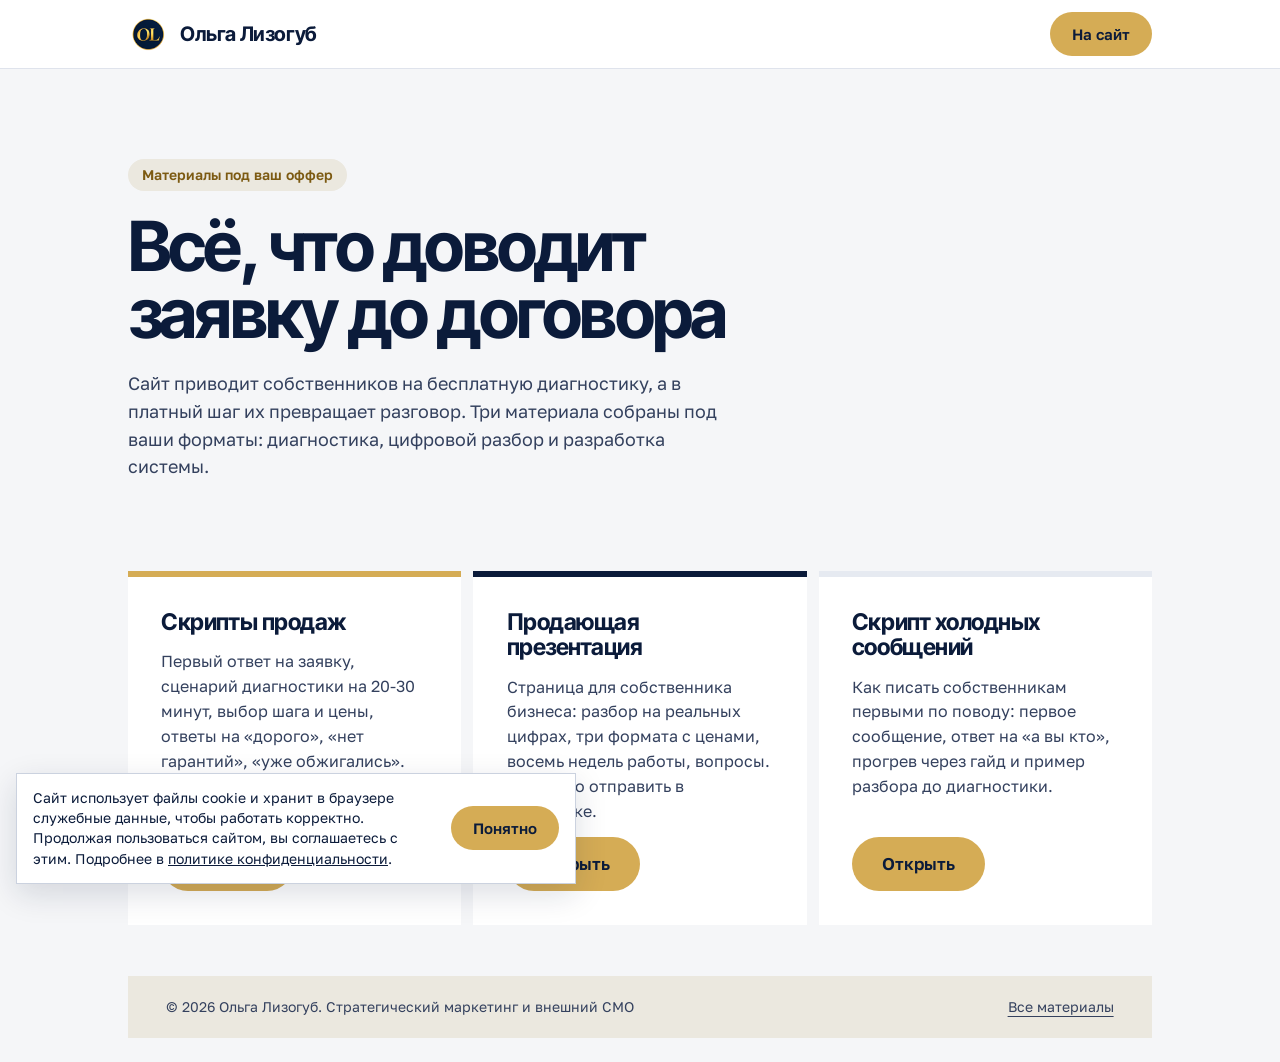
<file: materials.html>
<!doctype html>
<html lang="ru">
<head>
<meta charset="utf-8">
<meta name="viewport" content="width=device-width, initial-scale=1, viewport-fit=cover">
<title>Материалы под ваш оффер | Ольга Лизогуб</title>
<meta name="robots" content="noindex, nofollow">
<meta name="theme-color" content="#f5f6f8">
<link rel="icon" type="image/png" href="assets/logo-64.png">
<link rel="apple-touch-icon" href="assets/logo-192.png">
<link rel="preconnect" href="https://fonts.googleapis.com">
<link rel="preconnect" href="https://fonts.gstatic.com" crossorigin>
<link href="https://fonts.googleapis.com/css2?family=Inter+Tight:wght@300..800&family=Golos+Text:wght@400..700&display=swap" rel="stylesheet">
<link rel="stylesheet" href="styles.css">
<link rel="stylesheet" href="materials.css">
<!-- Yandex.Metrika counter -->
<script>
(function(m,e,t,r,i,k,a){m[i]=m[i]||function(){(m[i].a=m[i].a||[]).push(arguments)};m[i].l=1*new Date();for(var j=0;j<document.scripts.length;j++){if(document.scripts[j].src===r){return;}}k=e.createElement(t),a=e.getElementsByTagName(t)[0],k.async=1,k.src=r,a.parentNode.insertBefore(k,a)})(window,document,"script","https://mc.yandex.ru/metrika/tag.js","ym");
ym(114606458,"init",{clickmap:true,trackLinks:true,accurateTrackBounce:true});
</script>
<noscript><div><img src="https://mc.yandex.ru/watch/114606458" style="position:absolute;left:-9999px" alt=""></div></noscript>
<!-- /Yandex.Metrika counter -->
</head>
<body>
<header class="dbar"><div class="dwrap dbar__in"><a class="brand" href="index.html" aria-label="Ольга Лизогуб, на сайт"><img src="assets/logo-64.png" width="40" height="40" alt=""><span>Ольга Лизогуб</span></a><div class="dbar__act"><a class="btn btn--sm" href="index.html">На сайт</a></div></div></header>
<main class="dwrap">
<section class="dhero"><span class="dtag">Материалы под ваш оффер</span><h1>Всё, что доводит заявку до договора</h1><p class="lead">Сайт приводит собственников на бесплатную диагностику, а в платный шаг их превращает разговор. Три материала собраны под ваши форматы: диагностика, цифровой разбор и разработка системы.</p></section>
<section class="sec"><div class="grid3"><div class="mcard"><h3>Скрипты продаж</h3><p>Первый ответ на заявку, сценарий диагностики на 20-30 минут, выбор шага и цены, ответы на «дорого», «нет гарантий», «уже обжигались».</p><a class="btn" href="scripts.html">Открыть</a></div><div class="mcard"><h3>Продающая презентация</h3><p>Страница для собственника бизнеса: разбор на реальных цифрах, три формата с ценами, восемь недель работы, вопросы. Её можно отправить в переписке.</p><a class="btn" href="presentation.html">Открыть</a></div><div class="mcard"><h3>Скрипт холодных сообщений</h3><p>Как писать собственникам первыми по поводу: первое сообщение, ответ на «а вы кто», прогрев через гайд и пример разбора до диагностики.</p><a class="btn" href="outreach.html">Открыть</a></div></div></section></main>
<footer class="dwrap"><div class="dfoot"><span>© 2026 Ольга Лизогуб. Стратегический маркетинг и внешний CMO</span><a href="materials.html">Все материалы</a></div></footer>
<script src="cookie.js" defer></script>
</body>
</html>
</file>
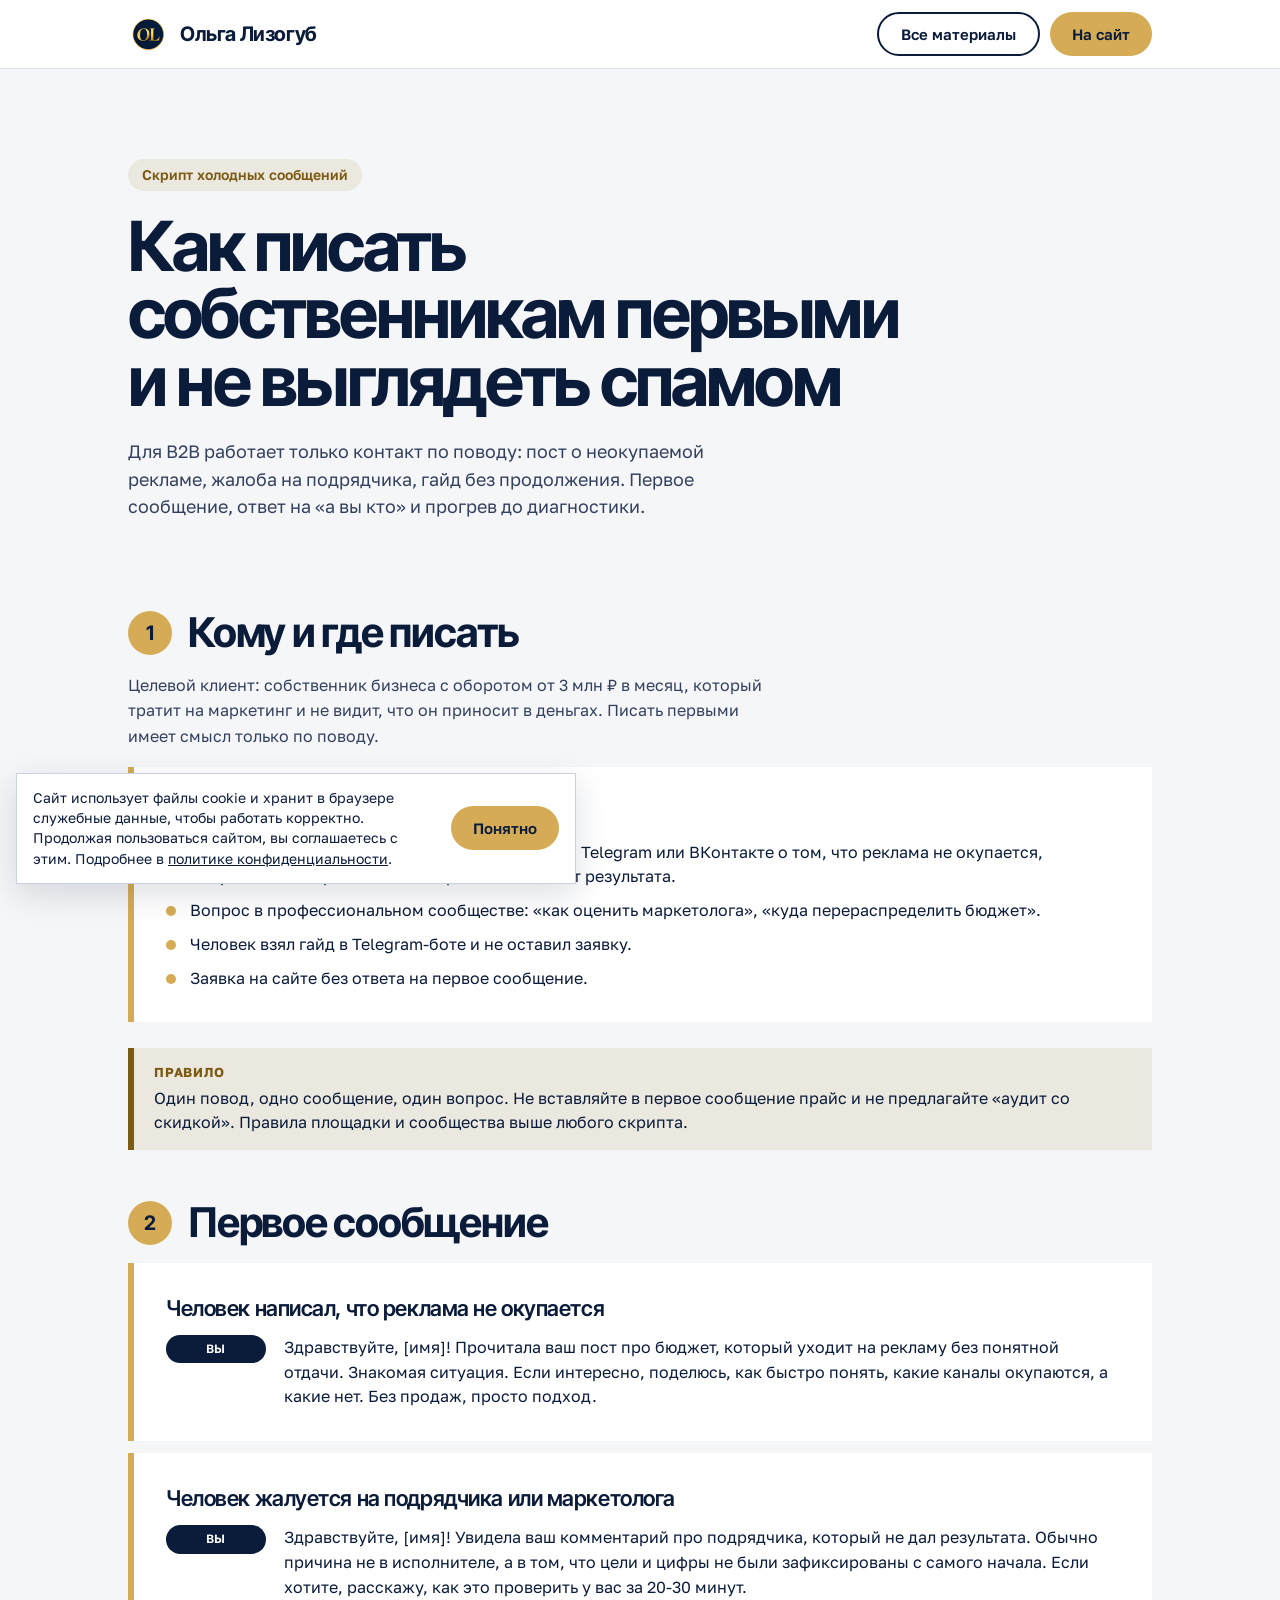
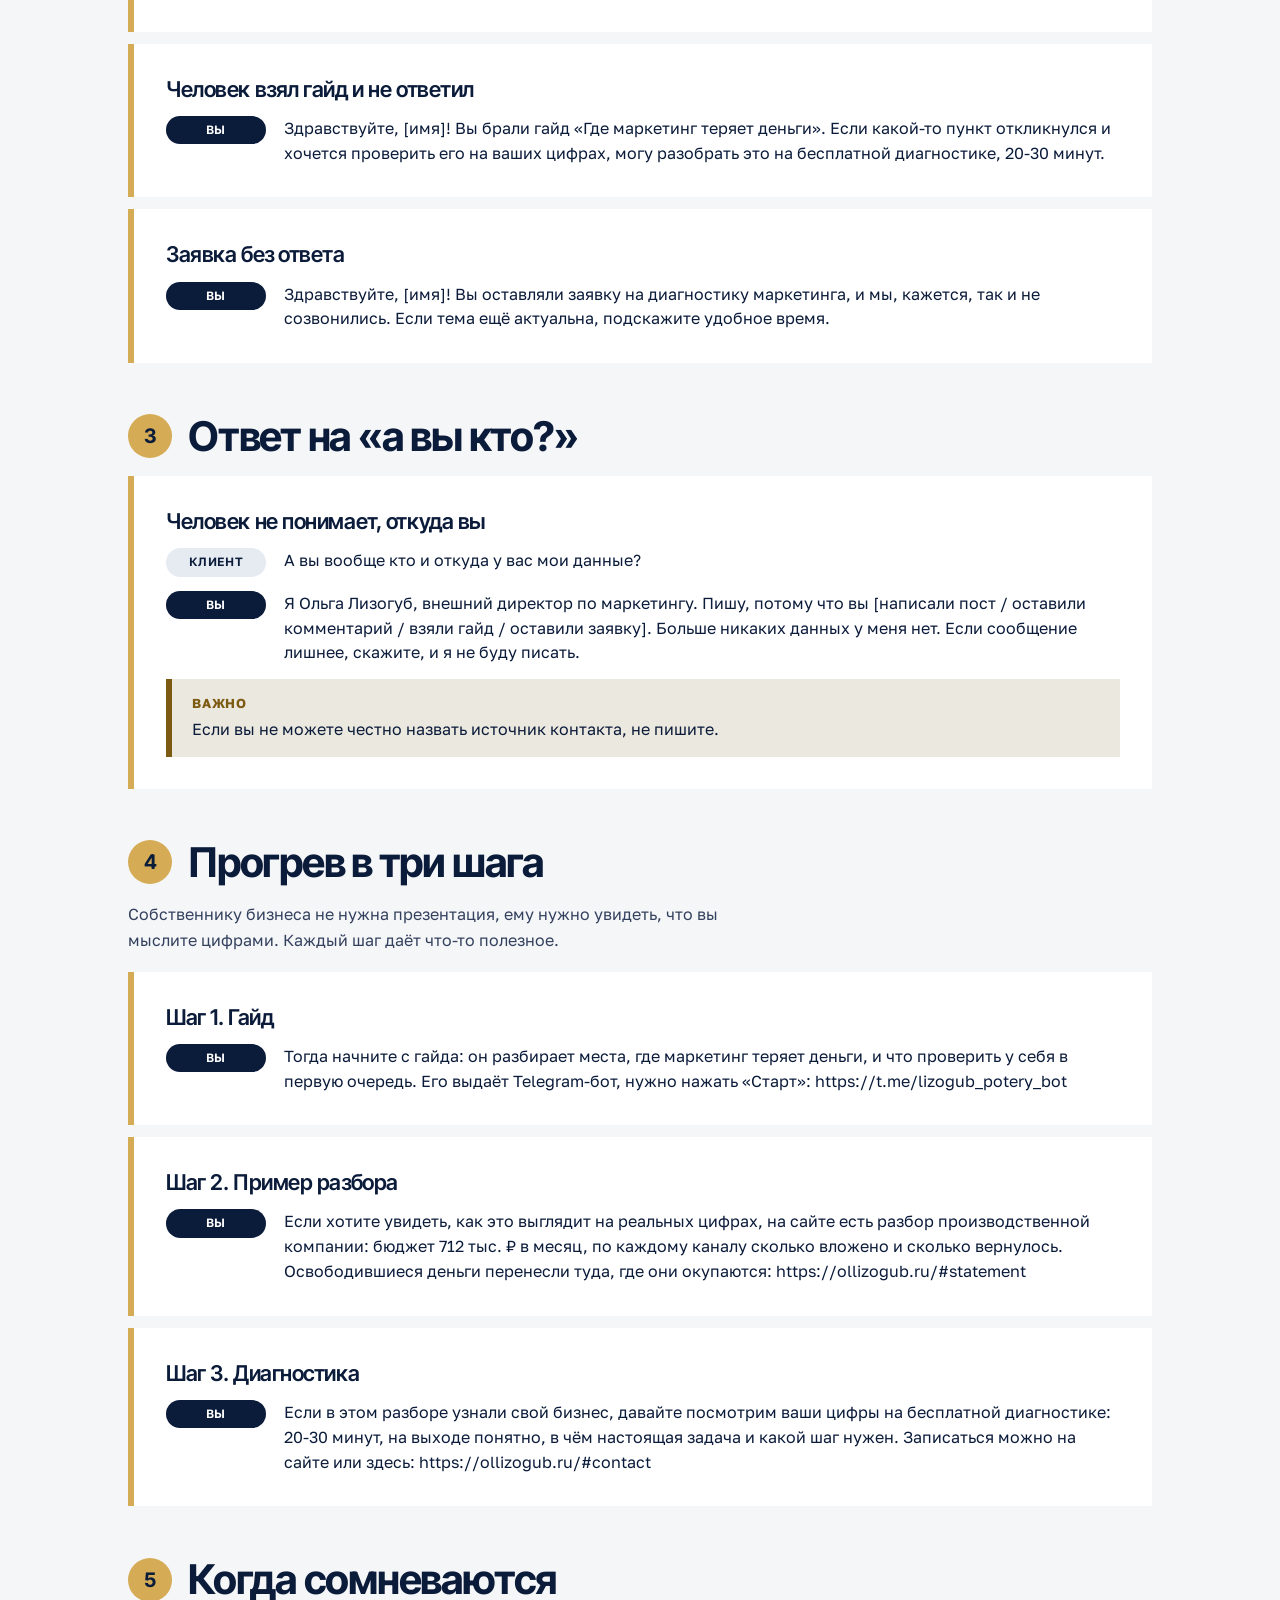
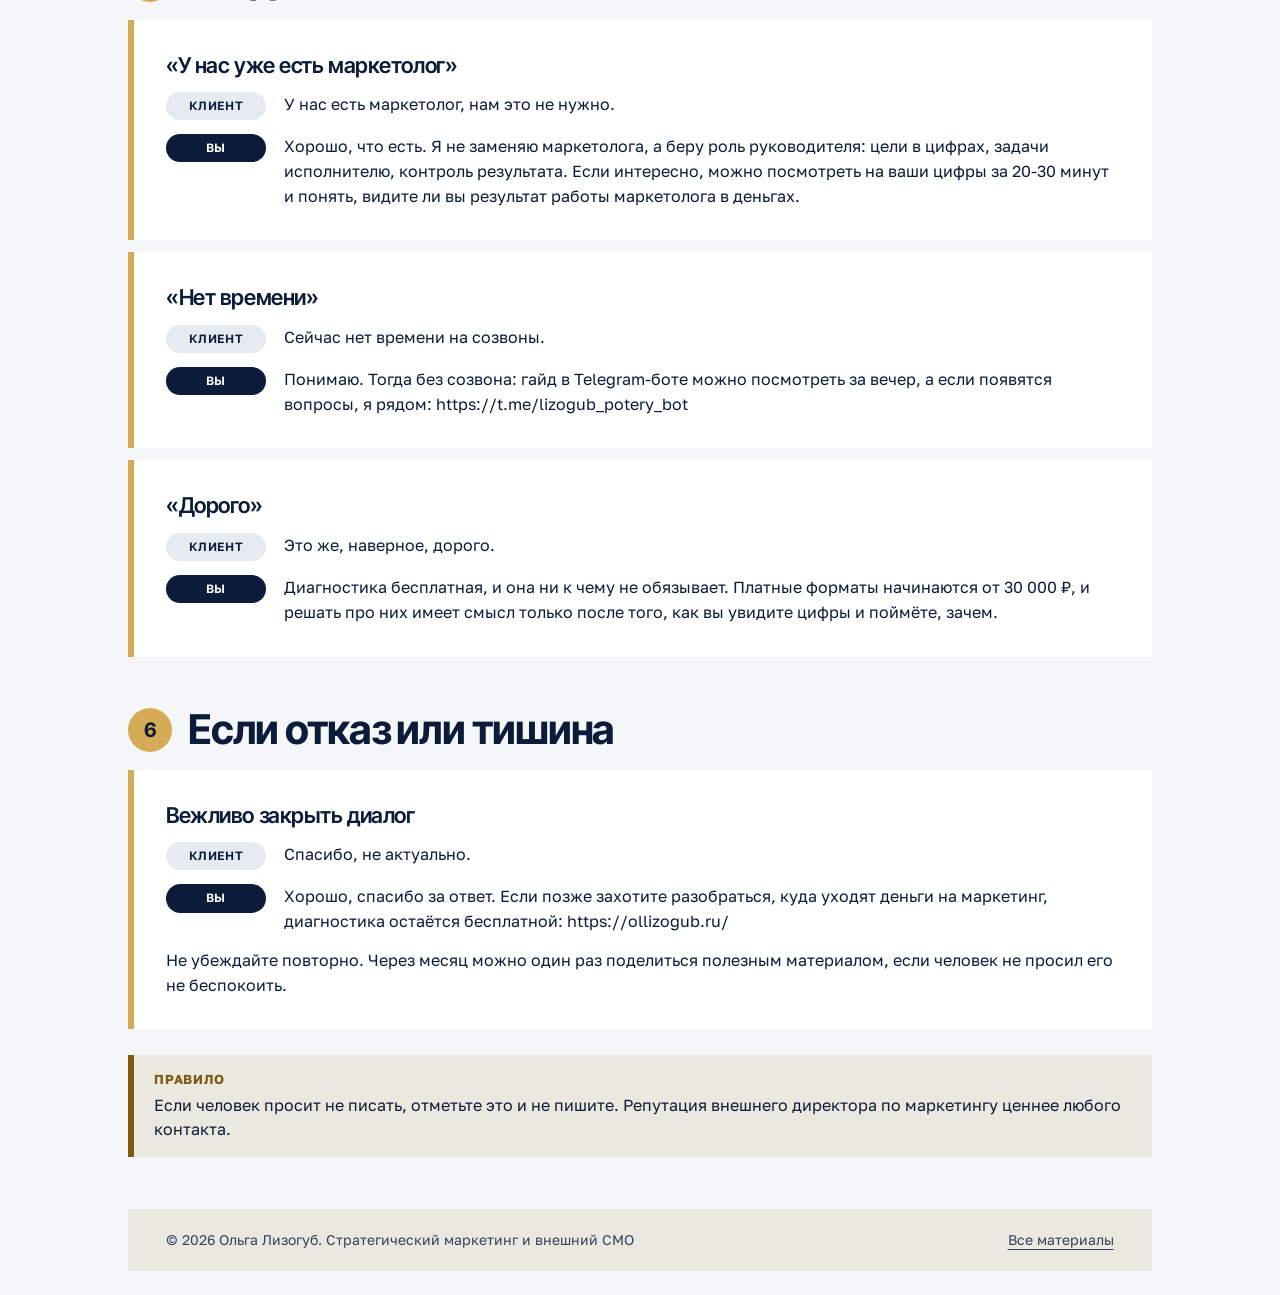
<file: outreach.html>
<!doctype html>
<html lang="ru">
<head>
<meta charset="utf-8">
<meta name="viewport" content="width=device-width, initial-scale=1, viewport-fit=cover">
<title>Скрипт холодных сообщений | Ольга Лизогуб</title>
<meta name="robots" content="noindex, nofollow">
<meta name="theme-color" content="#f5f6f8">
<link rel="icon" type="image/png" href="assets/logo-64.png">
<link rel="apple-touch-icon" href="assets/logo-192.png">
<link rel="preconnect" href="https://fonts.googleapis.com">
<link rel="preconnect" href="https://fonts.gstatic.com" crossorigin>
<link href="https://fonts.googleapis.com/css2?family=Inter+Tight:wght@300..800&family=Golos+Text:wght@400..700&display=swap" rel="stylesheet">
<link rel="stylesheet" href="styles.css">
<link rel="stylesheet" href="materials.css">
<!-- Yandex.Metrika counter -->
<script>
(function(m,e,t,r,i,k,a){m[i]=m[i]||function(){(m[i].a=m[i].a||[]).push(arguments)};m[i].l=1*new Date();for(var j=0;j<document.scripts.length;j++){if(document.scripts[j].src===r){return;}}k=e.createElement(t),a=e.getElementsByTagName(t)[0],k.async=1,k.src=r,a.parentNode.insertBefore(k,a)})(window,document,"script","https://mc.yandex.ru/metrika/tag.js","ym");
ym(114606458,"init",{clickmap:true,trackLinks:true,accurateTrackBounce:true});
</script>
<noscript><div><img src="https://mc.yandex.ru/watch/114606458" style="position:absolute;left:-9999px" alt=""></div></noscript>
<!-- /Yandex.Metrika counter -->
</head>
<body>
<header class="dbar"><div class="dwrap dbar__in"><a class="brand" href="index.html" aria-label="Ольга Лизогуб, на сайт"><img src="assets/logo-64.png" width="40" height="40" alt=""><span>Ольга Лизогуб</span></a><div class="dbar__act"><a class="btn btn--sm btn--line" href="materials.html">Все материалы</a><a class="btn btn--sm" href="index.html">На сайт</a></div></div></header>
<main class="dwrap">
<section class="dhero"><span class="dtag">Скрипт холодных сообщений</span><h1>Как писать собственникам первыми и не выглядеть спамом</h1><p class="lead">Для B2B работает только контакт по поводу: пост о неокупаемой рекламе, жалоба на подрядчика, гайд без продолжения. Первое сообщение, ответ на «а вы кто» и прогрев до диагностики.</p></section>
<section class="sec"><div class="sec__head"><span class="sec__num">1</span><h2>Кому и где писать</h2></div><p class="sec__intro">Целевой клиент: собственник бизнеса с оборотом от 3 млн ₽ в месяц, который тратит на маркетинг и не видит, что он приносит в деньгах. Писать первыми имеет смысл только по поводу.</p><div class="sec__body"><div class="block"><h3>Подходящие поводы</h3><ul class="list"><li>Пост или комментарий собственника в TenChat, Telegram или ВКонтакте о том, что реклама не окупается, подрядчик не справился или маркетолог не даёт результата.</li><li>Вопрос в профессиональном сообществе: «как оценить маркетолога», «куда перераспределить бюджет».</li><li>Человек взял гайд в Telegram-боте и не оставил заявку.</li><li>Заявка на сайте без ответа на первое сообщение.</li></ul></div><aside class="tip"><b>Правило</b><span>Один повод, одно сообщение, один вопрос. Не вставляйте в первое сообщение прайс и не предлагайте «аудит со скидкой». Правила площадки и сообщества выше любого скрипта.</span></aside></div></section><section class="sec"><div class="sec__head"><span class="sec__num">2</span><h2>Первое сообщение</h2></div><div class="sec__body"><div class="block"><h3>Человек написал, что реклама не окупается</h3><p class="say say--you"><span class="who">Вы</span><span class="txt">Здравствуйте, [имя]! Прочитала ваш пост про бюджет, который уходит на рекламу без понятной отдачи. Знакомая ситуация. Если интересно, поделюсь, как быстро понять, какие каналы окупаются, а какие нет. Без продаж, просто подход.</span></p></div><div class="block"><h3>Человек жалуется на подрядчика или маркетолога</h3><p class="say say--you"><span class="who">Вы</span><span class="txt">Здравствуйте, [имя]! Увидела ваш комментарий про подрядчика, который не дал результата. Обычно причина не в исполнителе, а в том, что цели и цифры не были зафиксированы с самого начала. Если хотите, расскажу, как это проверить у вас за 20-30 минут.</span></p></div><div class="block"><h3>Человек взял гайд и не ответил</h3><p class="say say--you"><span class="who">Вы</span><span class="txt">Здравствуйте, [имя]! Вы брали гайд «Где маркетинг теряет деньги». Если какой-то пункт откликнулся и хочется проверить его на ваших цифрах, могу разобрать это на бесплатной диагностике, 20-30 минут.</span></p></div><div class="block"><h3>Заявка без ответа</h3><p class="say say--you"><span class="who">Вы</span><span class="txt">Здравствуйте, [имя]! Вы оставляли заявку на диагностику маркетинга, и мы, кажется, так и не созвонились. Если тема ещё актуальна, подскажите удобное время.</span></p></div></div></section><section class="sec"><div class="sec__head"><span class="sec__num">3</span><h2>Ответ на «а вы кто?»</h2></div><div class="sec__body"><div class="block"><h3>Человек не понимает, откуда вы</h3><p class="say say--cl"><span class="who">Клиент</span><span class="txt">А вы вообще кто и откуда у вас мои данные?</span></p><p class="say say--you"><span class="who">Вы</span><span class="txt">Я Ольга Лизогуб, внешний директор по маркетингу. Пишу, потому что вы [написали пост / оставили комментарий / взяли гайд / оставили заявку]. Больше никаких данных у меня нет. Если сообщение лишнее, скажите, и я не буду писать.</span></p><aside class="tip"><b>Важно</b><span>Если вы не можете честно назвать источник контакта, не пишите.</span></aside></div></div></section><section class="sec"><div class="sec__head"><span class="sec__num">4</span><h2>Прогрев в три шага</h2></div><p class="sec__intro">Собственнику бизнеса не нужна презентация, ему нужно увидеть, что вы мыслите цифрами. Каждый шаг даёт что-то полезное.</p><div class="sec__body"><div class="block"><h3>Шаг 1. Гайд</h3><p class="say say--you"><span class="who">Вы</span><span class="txt">Тогда начните с гайда: он разбирает места, где маркетинг теряет деньги, и что проверить у себя в первую очередь. Его выдаёт Telegram-бот, нужно нажать «Старт»: https://t.me/lizogub_potery_bot</span></p></div><div class="block"><h3>Шаг 2. Пример разбора</h3><p class="say say--you"><span class="who">Вы</span><span class="txt">Если хотите увидеть, как это выглядит на реальных цифрах, на сайте есть разбор производственной компании: бюджет 712 тыс. ₽ в месяц, по каждому каналу сколько вложено и сколько вернулось. Освободившиеся деньги перенесли туда, где они окупаются: https://ollizogub.ru/#statement</span></p></div><div class="block"><h3>Шаг 3. Диагностика</h3><p class="say say--you"><span class="who">Вы</span><span class="txt">Если в этом разборе узнали свой бизнес, давайте посмотрим ваши цифры на бесплатной диагностике: 20-30 минут, на выходе понятно, в чём настоящая задача и какой шаг нужен. Записаться можно на сайте или здесь: https://ollizogub.ru/#contact</span></p></div></div></section><section class="sec"><div class="sec__head"><span class="sec__num">5</span><h2>Когда сомневаются</h2></div><div class="sec__body"><div class="block"><h3>«У нас уже есть маркетолог»</h3><p class="say say--cl"><span class="who">Клиент</span><span class="txt">У нас есть маркетолог, нам это не нужно.</span></p><p class="say say--you"><span class="who">Вы</span><span class="txt">Хорошо, что есть. Я не заменяю маркетолога, а беру роль руководителя: цели в цифрах, задачи исполнителю, контроль результата. Если интересно, можно посмотреть на ваши цифры за 20-30 минут и понять, видите ли вы результат работы маркетолога в деньгах.</span></p></div><div class="block"><h3>«Нет времени»</h3><p class="say say--cl"><span class="who">Клиент</span><span class="txt">Сейчас нет времени на созвоны.</span></p><p class="say say--you"><span class="who">Вы</span><span class="txt">Понимаю. Тогда без созвона: гайд в Telegram-боте можно посмотреть за вечер, а если появятся вопросы, я рядом: https://t.me/lizogub_potery_bot</span></p></div><div class="block"><h3>«Дорого»</h3><p class="say say--cl"><span class="who">Клиент</span><span class="txt">Это же, наверное, дорого.</span></p><p class="say say--you"><span class="who">Вы</span><span class="txt">Диагностика бесплатная, и она ни к чему не обязывает. Платные форматы начинаются от 30 000 ₽, и решать про них имеет смысл только после того, как вы увидите цифры и поймёте, зачем.</span></p></div></div></section><section class="sec"><div class="sec__head"><span class="sec__num">6</span><h2>Если отказ или тишина</h2></div><div class="sec__body"><div class="block"><h3>Вежливо закрыть диалог</h3><p class="say say--cl"><span class="who">Клиент</span><span class="txt">Спасибо, не актуально.</span></p><p class="say say--you"><span class="who">Вы</span><span class="txt">Хорошо, спасибо за ответ. Если позже захотите разобраться, куда уходят деньги на маркетинг, диагностика остаётся бесплатной: https://ollizogub.ru/</span></p><p class="para">Не убеждайте повторно. Через месяц можно один раз поделиться полезным материалом, если человек не просил его не беспокоить.</p></div><aside class="tip"><b>Правило</b><span>Если человек просит не писать, отметьте это и не пишите. Репутация внешнего директора по маркетингу ценнее любого контакта.</span></aside></div></section></main>
<footer class="dwrap"><div class="dfoot"><span>© 2026 Ольга Лизогуб. Стратегический маркетинг и внешний CMO</span><a href="materials.html">Все материалы</a></div></footer>
<script src="cookie.js" defer></script>
</body>
</html>
</file>
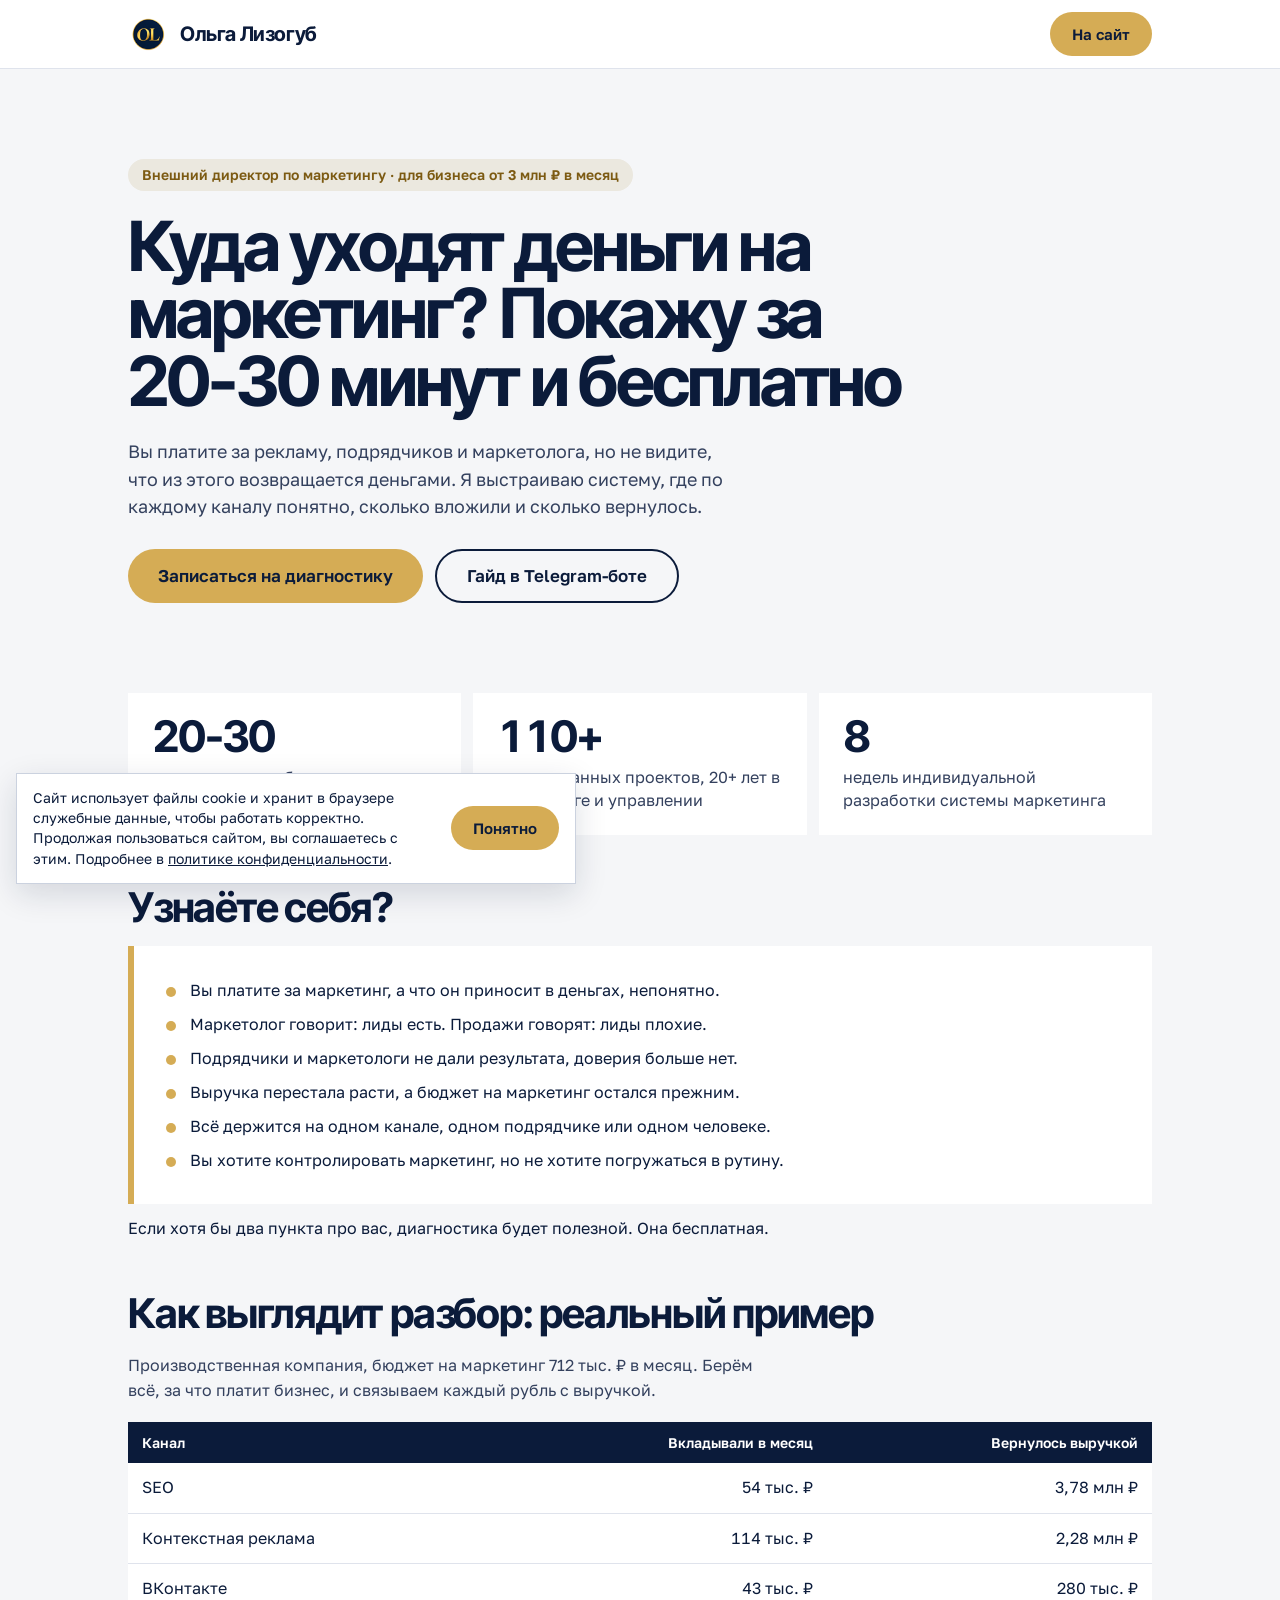
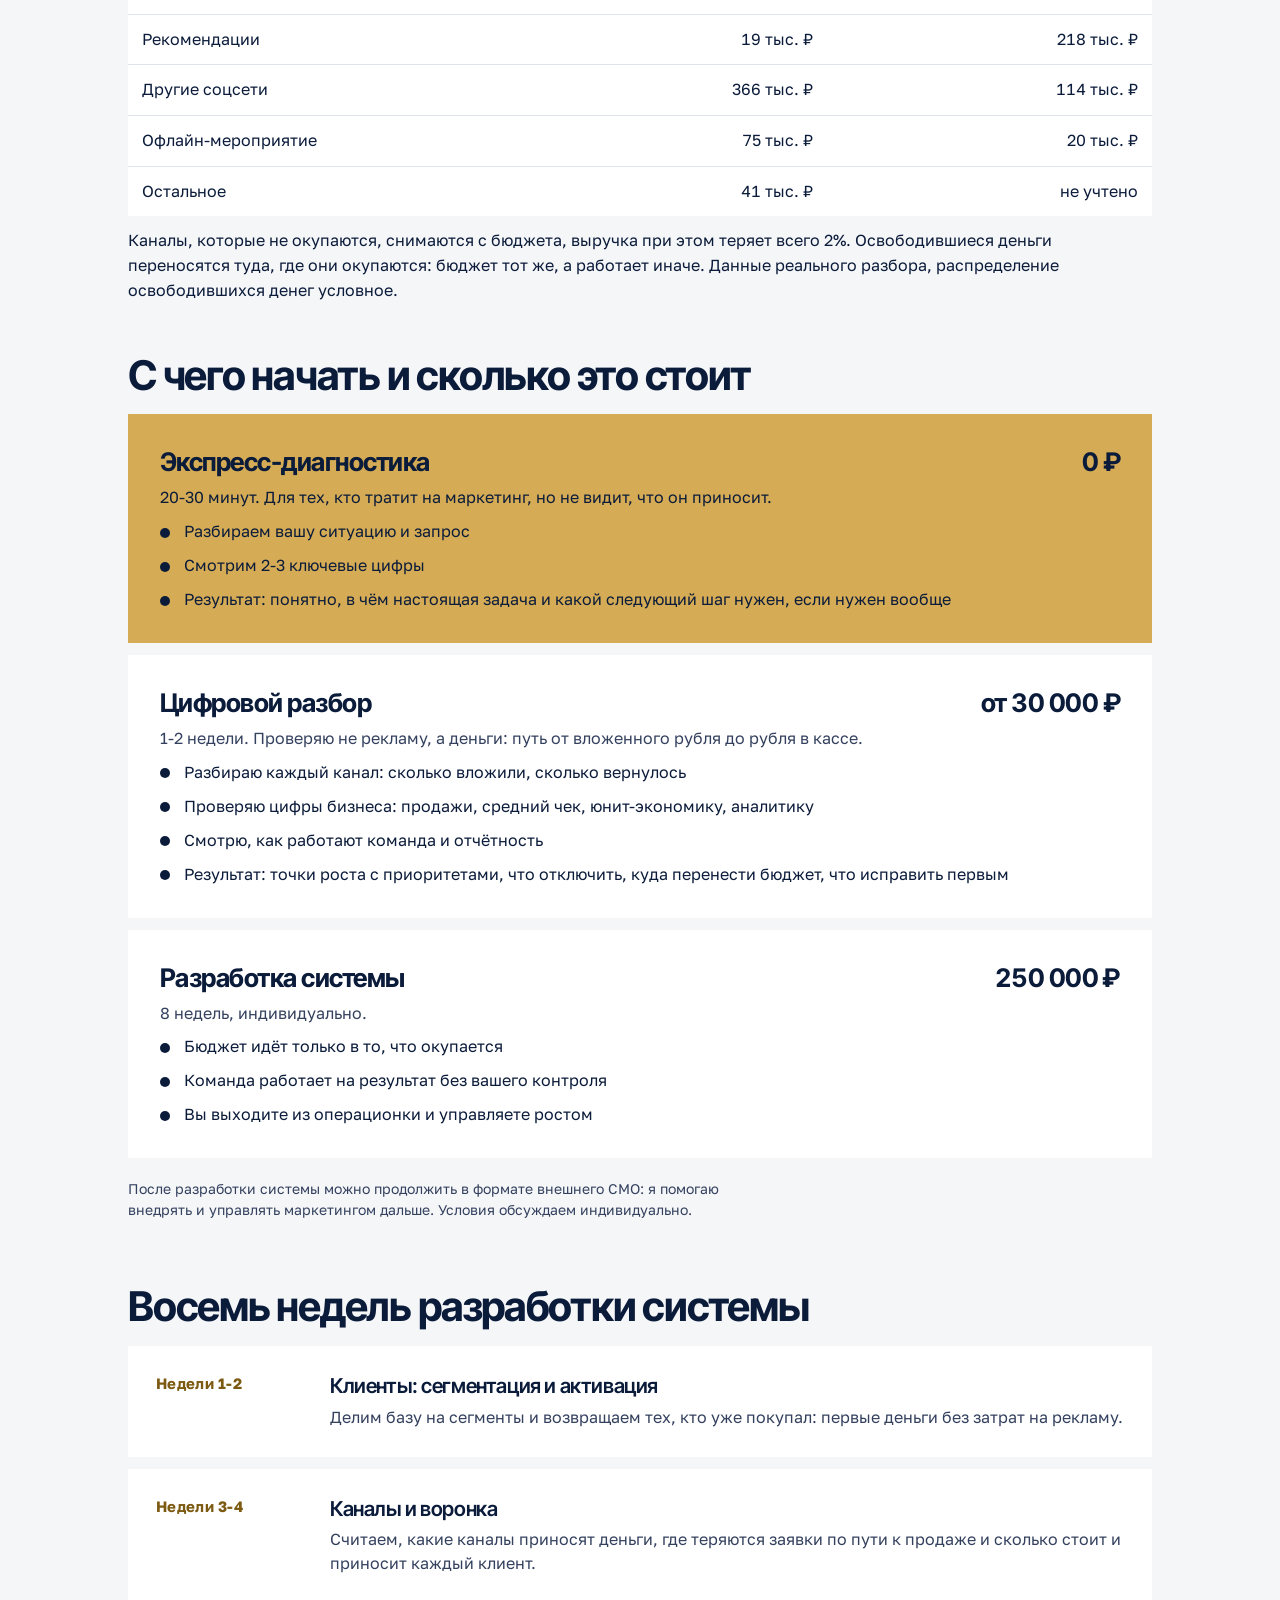
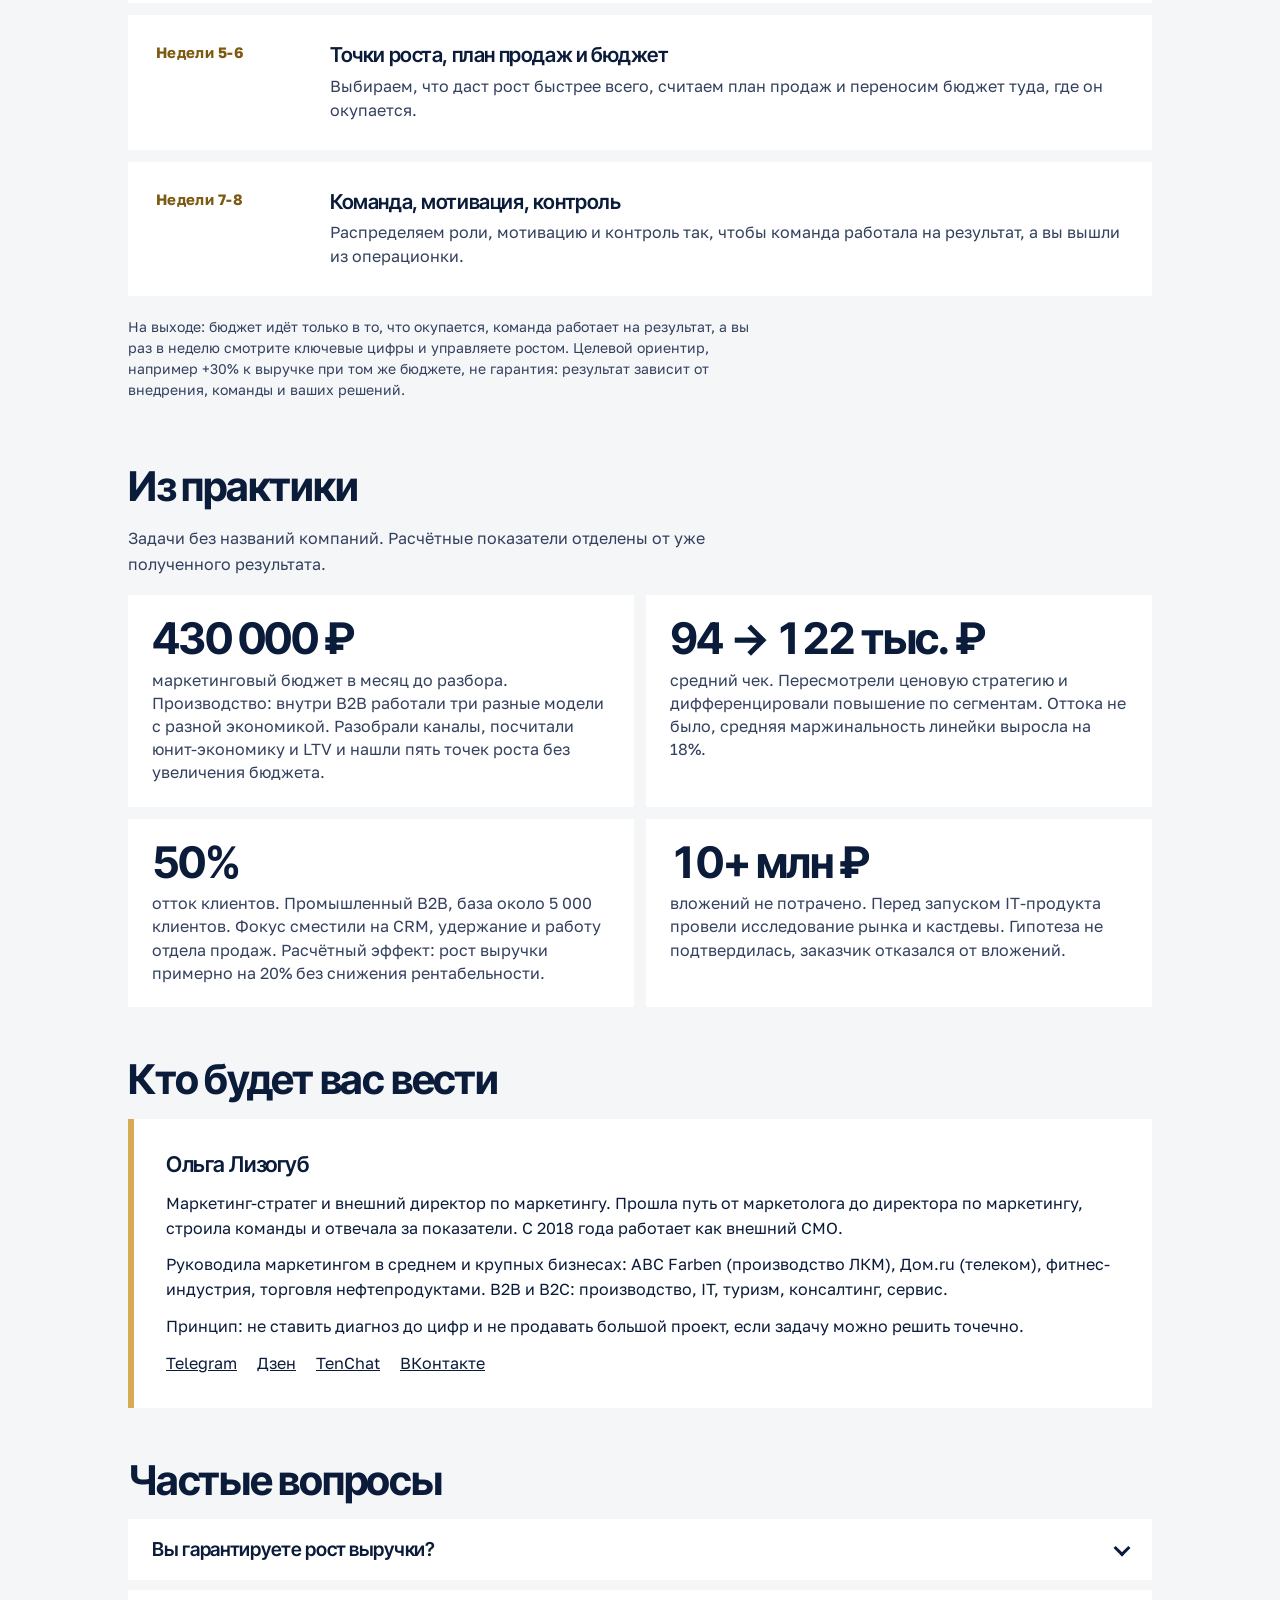
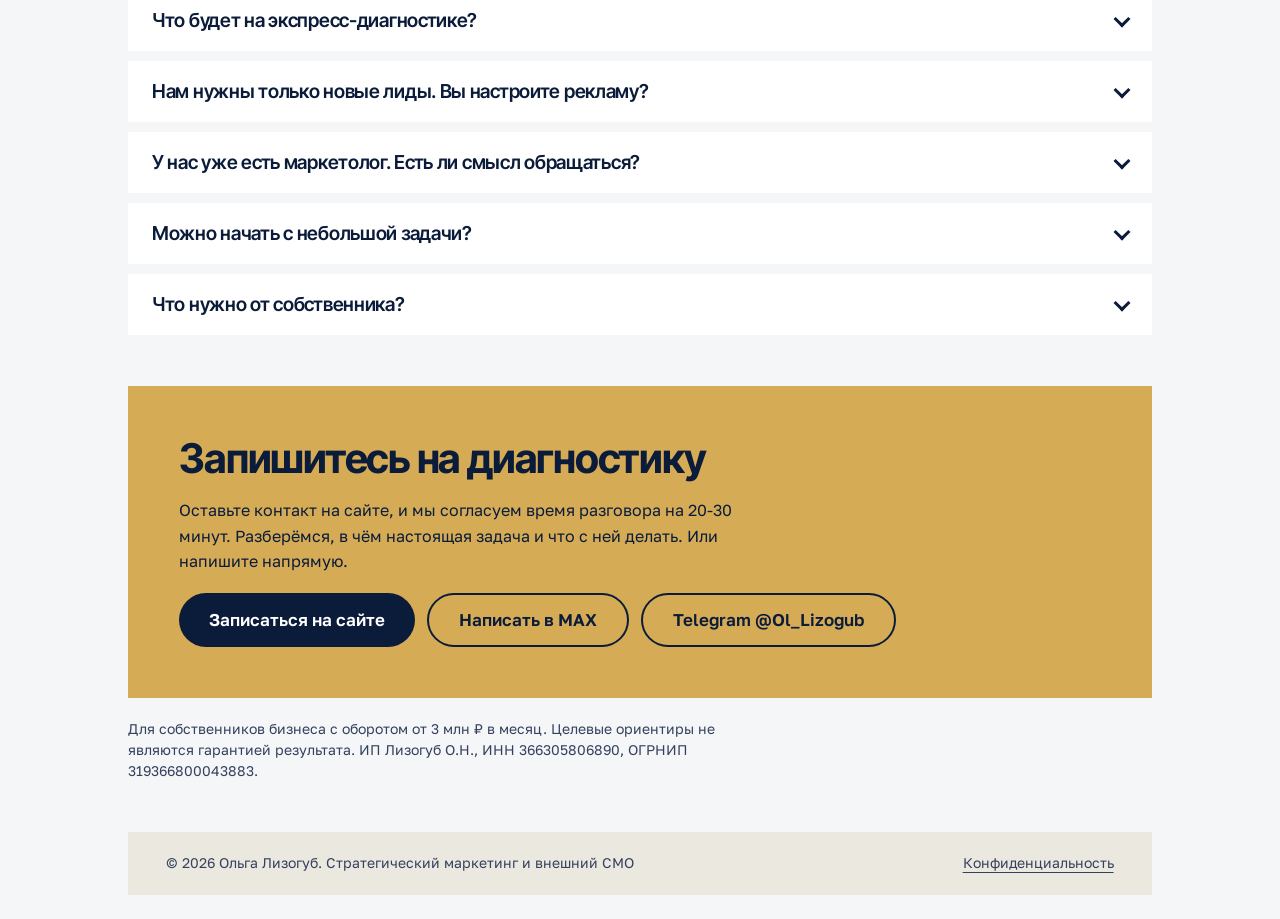
<file: presentation.html>
<!doctype html>
<html lang="ru">
<head>
<meta charset="utf-8">
<meta name="viewport" content="width=device-width, initial-scale=1, viewport-fit=cover">
<title>Внешний директор по маркетингу: презентация Ольги Лизогуб</title>
<meta name="description" content="Как проходит работа с внешним директором по маркетингу Ольгой Лизогуб: бесплатная диагностика за 20-30 минут, цифровой разбор от 30 000 ₽, система за 8 недель.">
<link rel="canonical" href="https://ollizogub.ru/presentation.html">
<meta name="robots" content="index, follow, max-image-preview:large">
<meta property="og:type" content="website">
<meta property="og:locale" content="ru_RU">
<meta property="og:site_name" content="Ольга Лизогуб: внешний CMO">
<meta property="og:url" content="https://ollizogub.ru/presentation.html">
<meta property="og:title" content="Внешний директор по маркетингу: презентация Ольги Лизогуб">
<meta property="og:description" content="Как проходит работа с внешним директором по маркетингу Ольгой Лизогуб: бесплатная диагностика за 20-30 минут, цифровой разбор от 30 000 ₽, система за 8 недель.">
<meta property="og:image" content="https://ollizogub.ru/assets/olga.jpg">
<meta name="twitter:card" content="summary_large_image">
<meta name="theme-color" content="#f5f6f8">
<link rel="icon" type="image/png" href="assets/logo-64.png">
<link rel="apple-touch-icon" href="assets/logo-192.png">
<link rel="preconnect" href="https://fonts.googleapis.com">
<link rel="preconnect" href="https://fonts.gstatic.com" crossorigin>
<link href="https://fonts.googleapis.com/css2?family=Inter+Tight:wght@300..800&family=Golos+Text:wght@400..700&display=swap" rel="stylesheet">
<link rel="stylesheet" href="styles.css">
<link rel="stylesheet" href="materials.css">
<!-- Yandex.Metrika counter -->
<script>
(function(m,e,t,r,i,k,a){m[i]=m[i]||function(){(m[i].a=m[i].a||[]).push(arguments)};m[i].l=1*new Date();for(var j=0;j<document.scripts.length;j++){if(document.scripts[j].src===r){return;}}k=e.createElement(t),a=e.getElementsByTagName(t)[0],k.async=1,k.src=r,a.parentNode.insertBefore(k,a)})(window,document,"script","https://mc.yandex.ru/metrika/tag.js","ym");
ym(114606458,"init",{clickmap:true,trackLinks:true,accurateTrackBounce:true});
</script>
<noscript><div><img src="https://mc.yandex.ru/watch/114606458" style="position:absolute;left:-9999px" alt=""></div></noscript>
<!-- /Yandex.Metrika counter -->
</head>
<body>
<header class="dbar"><div class="dwrap dbar__in"><a class="brand" href="index.html" aria-label="Ольга Лизогуб, на сайт"><img src="assets/logo-64.png" width="40" height="40" alt=""><span>Ольга Лизогуб</span></a><div class="dbar__act"><a class="btn btn--sm" href="index.html">На сайт</a></div></div></header>
<main class="dwrap">
<section class="dhero"><span class="dtag">Внешний директор по маркетингу · для бизнеса от 3 млн ₽ в месяц</span><h1>Куда уходят деньги на маркетинг? Покажу за 20-30 минут и бесплатно</h1><p class="lead">Вы платите за рекламу, подрядчиков и маркетолога, но не видите, что из этого возвращается деньгами. Я выстраиваю систему, где по каждому каналу понятно, сколько вложили и сколько вернулось.</p><div class="dhero__act"><a class="btn" href="https://ollizogub.ru/#contact">Записаться на диагностику</a><a class="btn btn--line" href="https://t.me/lizogub_potery_bot" target="_blank" rel="noopener">Гайд в Telegram-боте</a></div></section>
<section class="sec"><div class="grid3"><div class="stat"><b>20-30</b><span>минут занимает бесплатная экспресс-диагностика</span></div><div class="stat"><b>110+</b><span>реализованных проектов, 20+ лет в маркетинге и управлении</span></div><div class="stat"><b>8</b><span>недель индивидуальной разработки системы маркетинга</span></div></div></section><section class="sec"><div class="sec__head"><h2>Узнаёте себя?</h2></div><div class="sec__body"><div class="block"><ul class="list"><li>Вы платите за маркетинг, а что он приносит в деньгах, непонятно.</li><li>Маркетолог говорит: лиды есть. Продажи говорят: лиды плохие.</li><li>Подрядчики и маркетологи не дали результата, доверия больше нет.</li><li>Выручка перестала расти, а бюджет на маркетинг остался прежним.</li><li>Всё держится на одном канале, одном подрядчике или одном человеке.</li><li>Вы хотите контролировать маркетинг, но не хотите погружаться в рутину.</li></ul></div><p class="para">Если хотя бы два пункта про вас, диагностика будет полезной. Она бесплатная.</p></div></section><section class="sec"><div class="sec__head"><h2>Как выглядит разбор: реальный пример</h2></div><p class="sec__intro">Производственная компания, бюджет на маркетинг 712 тыс. ₽ в месяц. Берём всё, за что платит бизнес, и связываем каждый рубль с выручкой.</p><div class="sec__body"><div class="tabscroll"><table class="dtab"><thead><tr><th>Канал</th><th class="num">Вкладывали в месяц</th><th class="num">Вернулось выручкой</th></tr></thead><tbody><tr><td>SEO</td><td class="num">54 тыс. ₽</td><td class="num">3,78 млн ₽</td></tr><tr><td>Контекстная реклама</td><td class="num">114 тыс. ₽</td><td class="num">2,28 млн ₽</td></tr><tr><td>ВКонтакте</td><td class="num">43 тыс. ₽</td><td class="num">280 тыс. ₽</td></tr><tr><td>Рекомендации</td><td class="num">19 тыс. ₽</td><td class="num">218 тыс. ₽</td></tr><tr><td>Другие соцсети</td><td class="num">366 тыс. ₽</td><td class="num">114 тыс. ₽</td></tr><tr><td>Офлайн-мероприятие</td><td class="num">75 тыс. ₽</td><td class="num">20 тыс. ₽</td></tr><tr><td>Остальное</td><td class="num">41 тыс. ₽</td><td class="num">не учтено</td></tr></tbody></table></div><p class="para">Каналы, которые не окупаются, снимаются с бюджета, выручка при этом теряет всего 2%. Освободившиеся деньги переносятся туда, где они окупаются: бюджет тот же, а работает иначе. Данные реального разбора, распределение освободившихся денег условное.</p></div></section><section class="sec"><div class="sec__head"><h2>С чего начать и сколько это стоит</h2></div><div class="sec__body"><div class="price price--hl"><div class="price__top"><h3>Экспресс-диагностика</h3><span class="price__sum">0 ₽</span></div><p class="price__sub">20-30 минут. Для тех, кто тратит на маркетинг, но не видит, что он приносит.</p><ul class="list"><li>Разбираем вашу ситуацию и запрос</li><li>Смотрим 2-3 ключевые цифры</li><li>Результат: понятно, в чём настоящая задача и какой следующий шаг нужен, если нужен вообще</li></ul></div><div class="price"><div class="price__top"><h3>Цифровой разбор</h3><span class="price__sum">от 30 000 ₽</span></div><p class="price__sub">1-2 недели. Проверяю не рекламу, а деньги: путь от вложенного рубля до рубля в кассе.</p><ul class="list"><li>Разбираю каждый канал: сколько вложили, сколько вернулось</li><li>Проверяю цифры бизнеса: продажи, средний чек, юнит-экономику, аналитику</li><li>Смотрю, как работают команда и отчётность</li><li>Результат: точки роста с приоритетами, что отключить, куда перенести бюджет, что исправить первым</li></ul></div><div class="price"><div class="price__top"><h3>Разработка системы</h3><span class="price__sum">250 000 ₽</span></div><p class="price__sub">8 недель, индивидуально.</p><ul class="list"><li>Бюджет идёт только в то, что окупается</li><li>Команда работает на результат без вашего контроля</li><li>Вы выходите из операционки и управляете ростом</li></ul></div></div><p class="dnote">После разработки системы можно продолжить в формате внешнего CMO: я помогаю внедрять и управлять маркетингом дальше. Условия обсуждаем индивидуально.</p></section><section class="sec"><div class="sec__head"><h2>Восемь недель разработки системы</h2></div><div class="steps"><div class="step"><b>Недели 1-2</b><div><h3>Клиенты: сегментация и активация</h3><p>Делим базу на сегменты и возвращаем тех, кто уже покупал: первые деньги без затрат на рекламу.</p></div></div><div class="step"><b>Недели 3-4</b><div><h3>Каналы и воронка</h3><p>Считаем, какие каналы приносят деньги, где теряются заявки по пути к продаже и сколько стоит и приносит каждый клиент.</p></div></div><div class="step"><b>Недели 5-6</b><div><h3>Точки роста, план продаж и бюджет</h3><p>Выбираем, что даст рост быстрее всего, считаем план продаж и переносим бюджет туда, где он окупается.</p></div></div><div class="step"><b>Недели 7-8</b><div><h3>Команда, мотивация, контроль</h3><p>Распределяем роли, мотивацию и контроль так, чтобы команда работала на результат, а вы вышли из операционки.</p></div></div></div><p class="dnote">На выходе: бюджет идёт только в то, что окупается, команда работает на результат, а вы раз в неделю смотрите ключевые цифры и управляете ростом. Целевой ориентир, например +30% к выручке при том же бюджете, не гарантия: результат зависит от внедрения, команды и ваших решений.</p></section><section class="sec"><div class="sec__head"><h2>Из практики</h2></div><p class="sec__intro">Задачи без названий компаний. Расчётные показатели отделены от уже полученного результата.</p><div class="grid2"><div class="stat"><b>430 000 ₽</b><span>маркетинговый бюджет в месяц до разбора. Производство: внутри B2B работали три разные модели с разной экономикой. Разобрали каналы, посчитали юнит-экономику и LTV и нашли пять точек роста без увеличения бюджета.</span></div><div class="stat"><b>94 → 122 тыс. ₽</b><span>средний чек. Пересмотрели ценовую стратегию и дифференцировали повышение по сегментам. Оттока не было, средняя маржинальность линейки выросла на 18%.</span></div><div class="stat"><b>50%</b><span>отток клиентов. Промышленный B2B, база около 5 000 клиентов. Фокус сместили на CRM, удержание и работу отдела продаж. Расчётный эффект: рост выручки примерно на 20% без снижения рентабельности.</span></div><div class="stat"><b>10+ млн ₽</b><span>вложений не потрачено. Перед запуском IT-продукта провели исследование рынка и кастдевы. Гипотеза не подтвердилась, заказчик отказался от вложений.</span></div></div></section><section class="sec"><div class="sec__head"><h2>Кто будет вас вести</h2></div><div class="sec__body"><div class="block"><h3>Ольга Лизогуб</h3><p class="para">Маркетинг-стратег и внешний директор по маркетингу. Прошла путь от маркетолога до директора по маркетингу, строила команды и отвечала за показатели. С 2018 года работает как внешний CMO.</p><p class="para">Руководила маркетингом в среднем и крупных бизнесах: ABC Farben (производство ЛКМ), Дом.ru (телеком), фитнес-индустрия, торговля нефтепродуктами. B2B и B2C: производство, IT, туризм, консалтинг, сервис.</p><p class="para">Принцип: не ставить диагноз до цифр и не продавать большой проект, если задачу можно решить точечно.</p><p class="para links"><a href="https://t.me/olstrateg" target="_blank" rel="noopener">Telegram</a><a href="https://dzen.ru/ol_lizogub" target="_blank" rel="noopener">Дзен</a><a href="https://tenchat.ru/olgalizogub" target="_blank" rel="noopener">TenChat</a><a href="https://vk.ru/olstrategy" target="_blank" rel="noopener">ВКонтакте</a></p></div></div></section><section class="sec"><div class="sec__head"><h2>Частые вопросы</h2></div><div class="dq"><details><summary>Вы гарантируете рост выручки?</summary><p>Нет. Целевой ориентир: рост дохода при том же бюджете, например на 30%. Но для сложившегося бизнеса 8 недель часто становятся этапом диагностики и проектирования изменений, а финансовый результат зависит от внедрения, команды и решений руководителя.</p></details><details><summary>Что будет на экспресс-диагностике?</summary><p>20-30 минут разговора: разбираем ситуацию и ваш запрос, смотрим 2-3 ключевые цифры. В конце вы понимаете, в чём настоящая задача и какой следующий шаг нужен. Если большой проект не нужен, так и скажу.</p></details><details><summary>Нам нужны только новые лиды. Вы настроите рекламу?</summary><p>Сначала проверим, действительно ли ограничение в привлечении. Если основные потери после лида или в текущей базе, больше трафика только масштабирует проблему.</p></details><details><summary>У нас уже есть маркетолог. Есть ли смысл обращаться?</summary><p>Да. Я беру роль руководителя маркетинга: ставлю цели в цифрах, задачи маркетологу и контролирую результат. Маркетолог исполняет, вы видите, что это даёт выручке.</p></details><details><summary>Можно начать с небольшой задачи?</summary><p>Да. Не каждому бизнесу сразу нужна разработка системы. Можно начать с аудита: разберу ваши каналы и цифры и покажу точки роста. Дальше решаете сами: внедрять своей командой или со мной.</p></details><details><summary>Что нужно от собственника?</summary><p>Реальные данные (выручка, клиенты, каналы, воронка), личное участие в решениях, доступ к команде и готовность внедрять: у рекомендаций должны быть ответственные, сроки и ресурсы.</p></details></div></section><section class="dcta"><h2>Запишитесь на диагностику</h2><p>Оставьте контакт на сайте, и мы согласуем время разговора на 20-30 минут. Разберёмся, в чём настоящая задача и что с ней делать. Или напишите напрямую.</p><div class="dcta__act"><a class="btn" href="https://ollizogub.ru/#contact">Записаться на сайте</a><a class="btn btn--line" href="https://max.ru/u/f9LHodD0cOLBVLBcpuOvGLJV2Fv0TDC5wlEZfTLBhpnn4_NTvwYra2iB1cc" target="_blank" rel="noopener">Написать в MAX</a><a class="btn btn--line" href="https://t.me/Ol_Lizogub" target="_blank" rel="noopener">Telegram @Ol_Lizogub</a></div></section><p class="dnote">Для собственников бизнеса с оборотом от 3 млн ₽ в месяц. Целевые ориентиры не являются гарантией результата. ИП Лизогуб О.Н., ИНН 366305806890, ОГРНИП 319366800043883.</p></main>
<footer class="dwrap"><div class="dfoot"><span>© 2026 Ольга Лизогуб. Стратегический маркетинг и внешний CMO</span><a href="privacy.html">Конфиденциальность</a></div></footer>
<script src="cookie.js" defer></script>
</body>
</html>
</file>
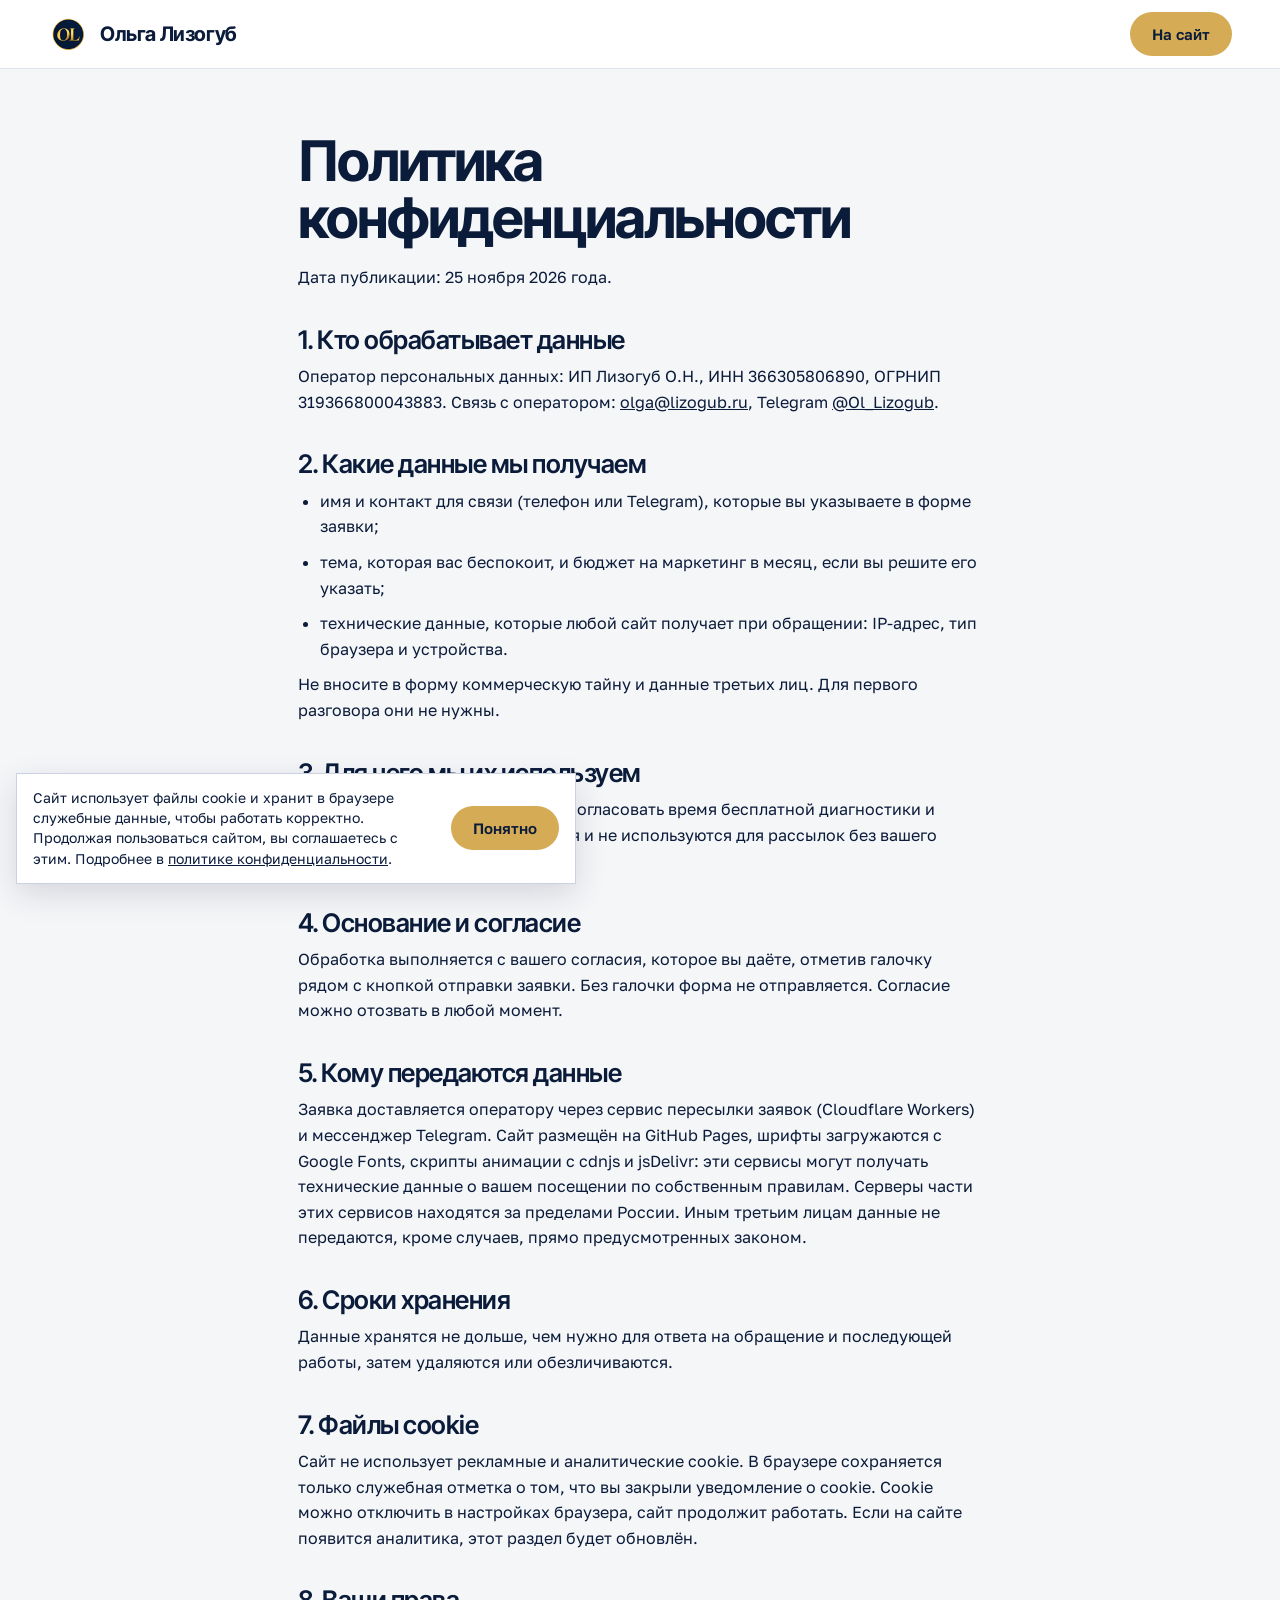
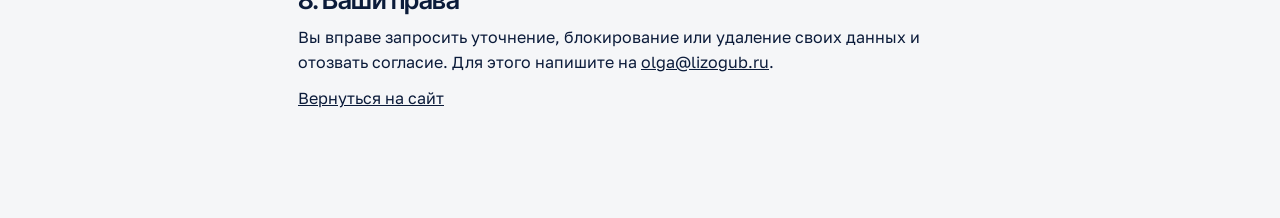
<file: privacy.html>
<!doctype html>
<html lang="ru">
<head>
<meta charset="utf-8">
<meta name="viewport" content="width=device-width, initial-scale=1">
<title>Политика конфиденциальности | Ольга Лизогуб</title>
<meta name="description" content="Политика обработки персональных данных на сайте Ольги Лизогуб: какие данные собираются в форме, зачем, как долго хранятся и как их удалить.">
<meta name="robots" content="noindex, follow">
<link rel="canonical" href="https://ollizogub.ru/privacy.html">
<meta name="theme-color" content="#f5f6f8">
<link rel="icon" type="image/png" href="assets/logo-64.png">
<link rel="preconnect" href="https://fonts.googleapis.com">
<link rel="preconnect" href="https://fonts.gstatic.com" crossorigin>
<link href="https://fonts.googleapis.com/css2?family=Inter+Tight:wght@300..800&family=Golos+Text:wght@400..700&display=swap" rel="stylesheet">
<link rel="stylesheet" href="styles.css">
<style>
.lbar{background:var(--surface);border-bottom:1px solid #dfe3ec}
.lbar__in{display:flex;align-items:center;justify-content:space-between;gap:16px;min-height:68px}
.lbar .brand span{white-space:nowrap}
.legal{max-width:780px;margin:0 auto;padding:clamp(32px,6vw,64px) var(--gut) 96px}
.legal h1{font:700 clamp(32px,5vw,56px)/1.02 var(--font-d);letter-spacing:-.035em;margin:0 0 18px;overflow-wrap:anywhere}
.legal h2{font:600 clamp(20px,2vw,26px)/1.15 var(--font-d);letter-spacing:-.02em;margin:34px 0 10px}
.legal p,.legal li{margin:0 0 10px}
.legal ul{padding-left:22px;margin:0 0 10px}
.legal a{color:var(--ink)}
</style>
<!-- Yandex.Metrika counter -->
<script>
(function(m,e,t,r,i,k,a){m[i]=m[i]||function(){(m[i].a=m[i].a||[]).push(arguments)};m[i].l=1*new Date();for(var j=0;j<document.scripts.length;j++){if(document.scripts[j].src===r){return;}}k=e.createElement(t),a=e.getElementsByTagName(t)[0],k.async=1,k.src=r,a.parentNode.insertBefore(k,a)})(window,document,"script","https://mc.yandex.ru/metrika/tag.js","ym");
ym(114606458,"init",{clickmap:true,trackLinks:true,accurateTrackBounce:true});
</script>
<noscript><div><img src="https://mc.yandex.ru/watch/114606458" style="position:absolute;left:-9999px" alt=""></div></noscript>
<!-- /Yandex.Metrika counter -->
</head>
<body>
<header class="lbar">
  <div class="wrap lbar__in">
    <a class="brand" href="index.html" aria-label="Ольга Лизогуб, на главную"><img src="assets/logo-64.png" width="40" height="40" alt=""><span>Ольга Лизогуб</span></a>
    <a class="btn btn--sm" href="index.html">На сайт</a>
  </div>
</header>
<main class="legal">
  <h1>Политика конфиденциальности</h1>
  <p>Дата публикации: 25 ноября 2026 года.</p>

  <h2>1. Кто обрабатывает данные</h2>
  <p>Оператор персональных данных: ИП Лизогуб О.Н., ИНН 366305806890, ОГРНИП 319366800043883. Связь с оператором: <a href="mailto:olga@lizogub.ru">olga@lizogub.ru</a>, Telegram <a href="https://t.me/Ol_Lizogub" rel="noopener">@Ol_Lizogub</a>.</p>

  <h2>2. Какие данные мы получаем</h2>
  <ul>
    <li>имя и контакт для связи (телефон или Telegram), которые вы указываете в форме заявки;</li>
    <li>тема, которая вас беспокоит, и бюджет на маркетинг в месяц, если вы решите его указать;</li>
    <li>технические данные, которые любой сайт получает при обращении: IP-адрес, тип браузера и устройства.</li>
  </ul>
  <p>Не вносите в форму коммерческую тайну и данные третьих лиц. Для первого разговора они не нужны.</p>

  <h2>3. Для чего мы их используем</h2>
  <p>Только чтобы ответить на заявку, согласовать время бесплатной диагностики и провести её. Данные не продаются и не используются для рассылок без вашего согласия.</p>

  <h2>4. Основание и согласие</h2>
  <p>Обработка выполняется с вашего согласия, которое вы даёте, отметив галочку рядом с кнопкой отправки заявки. Без галочки форма не отправляется. Согласие можно отозвать в любой момент.</p>

  <h2>5. Кому передаются данные</h2>
  <p>Заявка доставляется оператору через сервис пересылки заявок (Cloudflare Workers) и мессенджер Telegram. Сайт размещён на GitHub Pages, шрифты загружаются с Google Fonts, скрипты анимации с cdnjs и jsDelivr: эти сервисы могут получать технические данные о вашем посещении по собственным правилам. Серверы части этих сервисов находятся за пределами России. Иным третьим лицам данные не передаются, кроме случаев, прямо предусмотренных законом.</p>

  <h2>6. Сроки хранения</h2>
  <p>Данные хранятся не дольше, чем нужно для ответа на обращение и последующей работы, затем удаляются или обезличиваются.</p>

  <h2>7. Файлы cookie</h2>
  <p>Сайт не использует рекламные и аналитические cookie. В браузере сохраняется только служебная отметка о том, что вы закрыли уведомление о cookie. Cookie можно отключить в настройках браузера, сайт продолжит работать. Если на сайте появится аналитика, этот раздел будет обновлён.</p>

  <h2>8. Ваши права</h2>
  <p>Вы вправе запросить уточнение, блокирование или удаление своих данных и отозвать согласие. Для этого напишите на <a href="mailto:olga@lizogub.ru">olga@lizogub.ru</a>.</p>

  <p><a href="index.html">Вернуться на сайт</a></p>
</main>
<script src="cookie.js" defer></script>
</body>
</html>
</file>
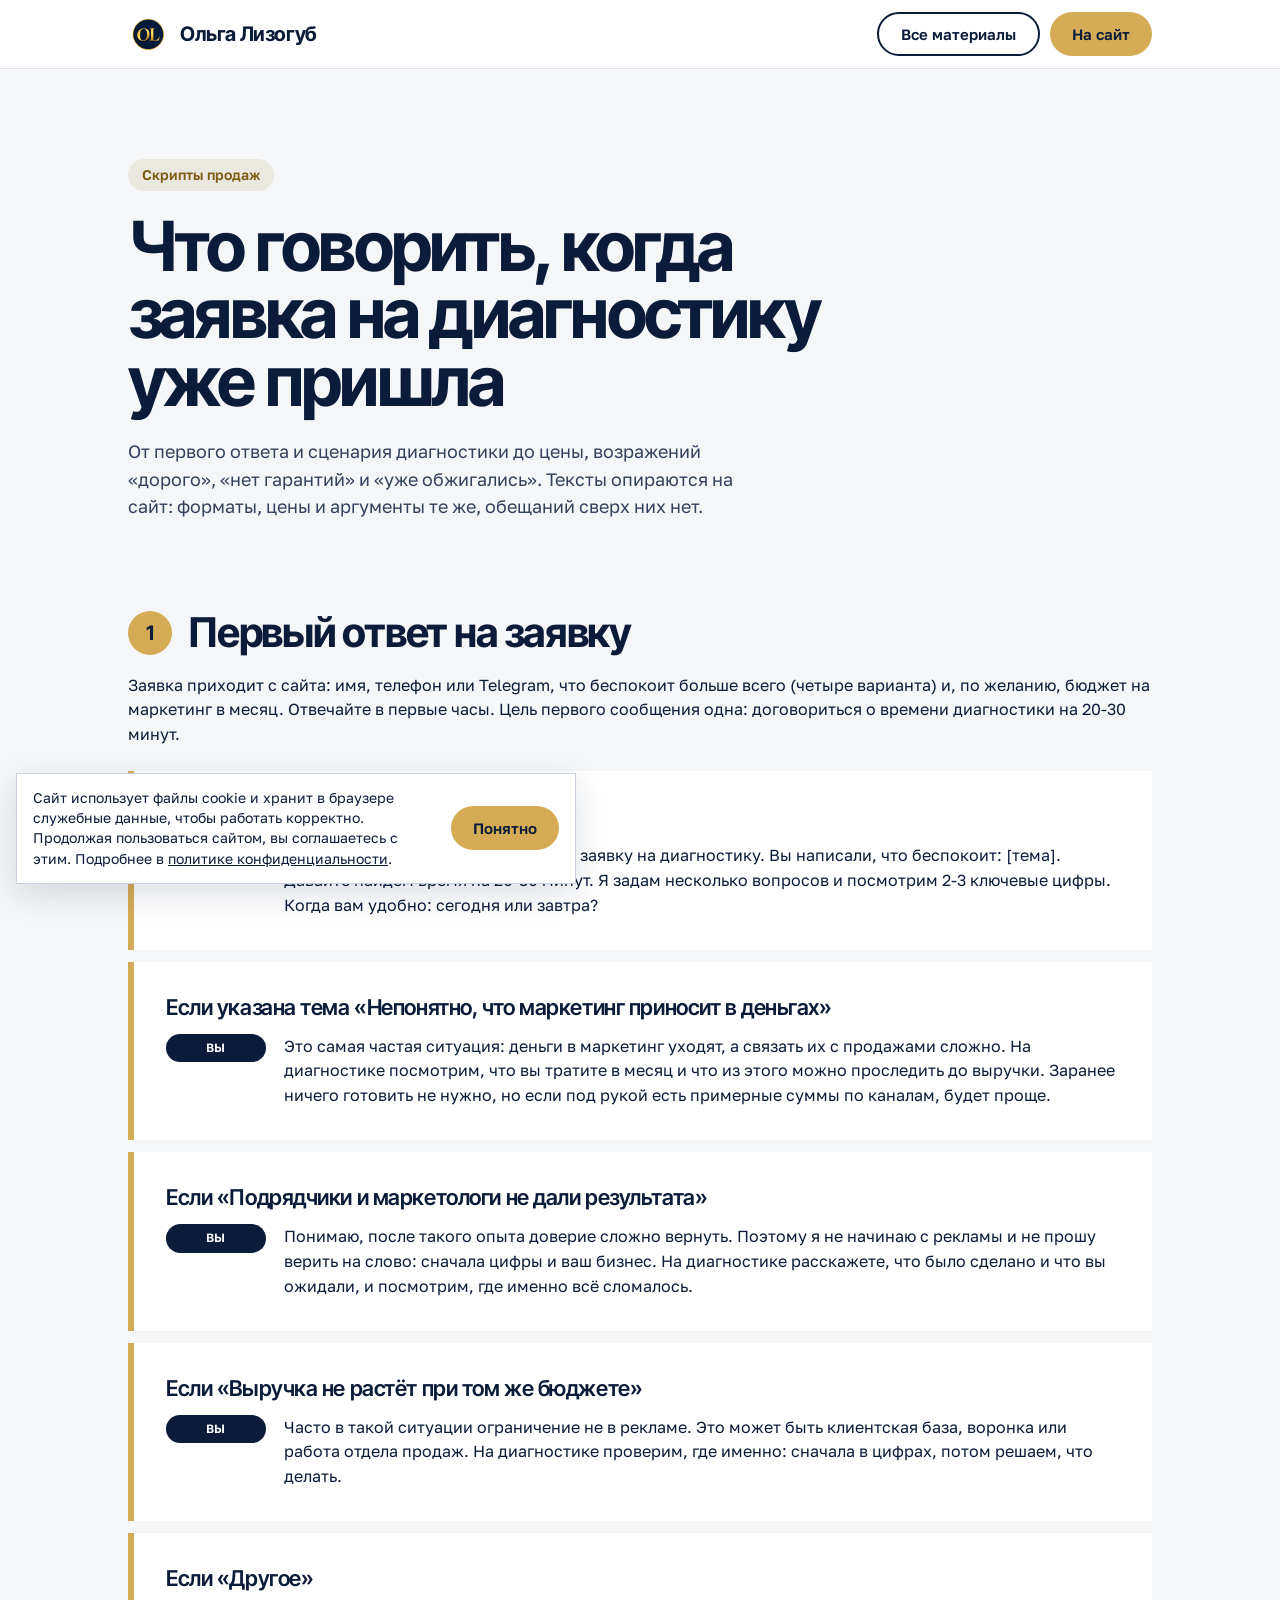
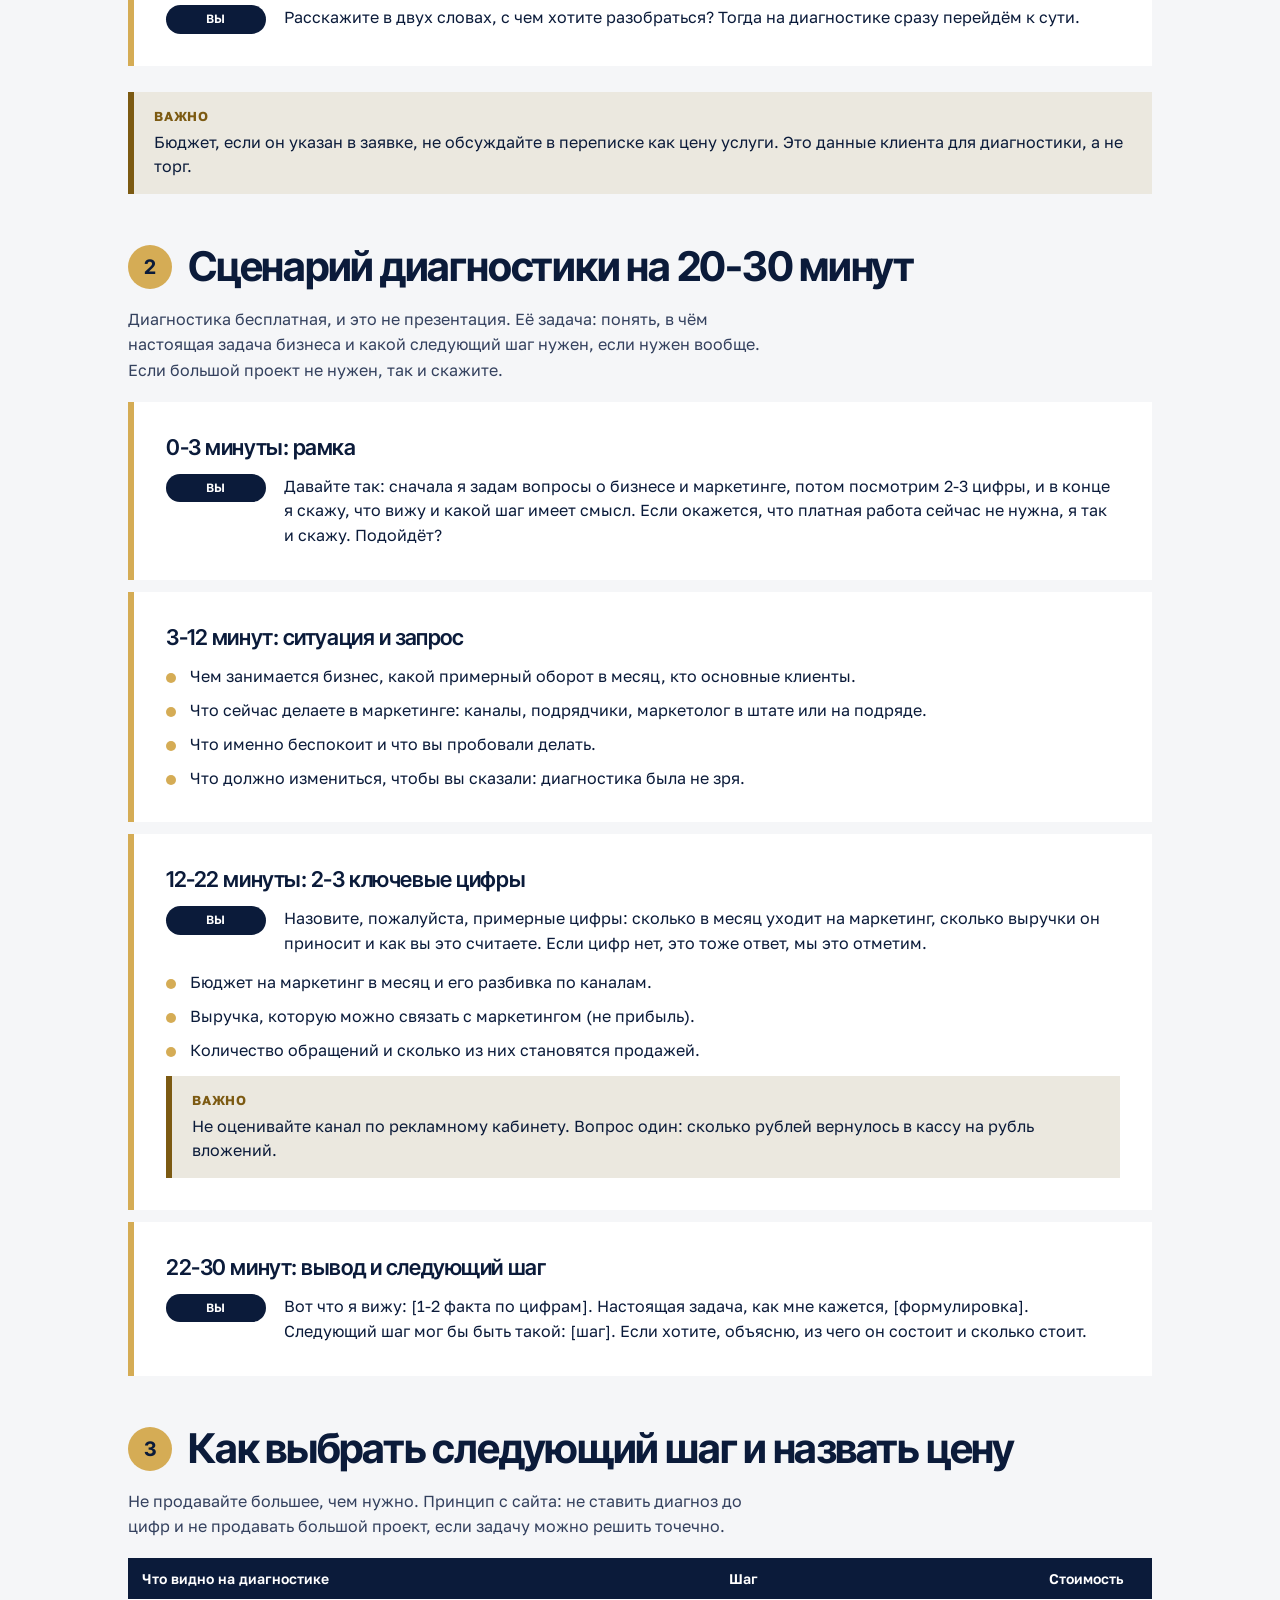
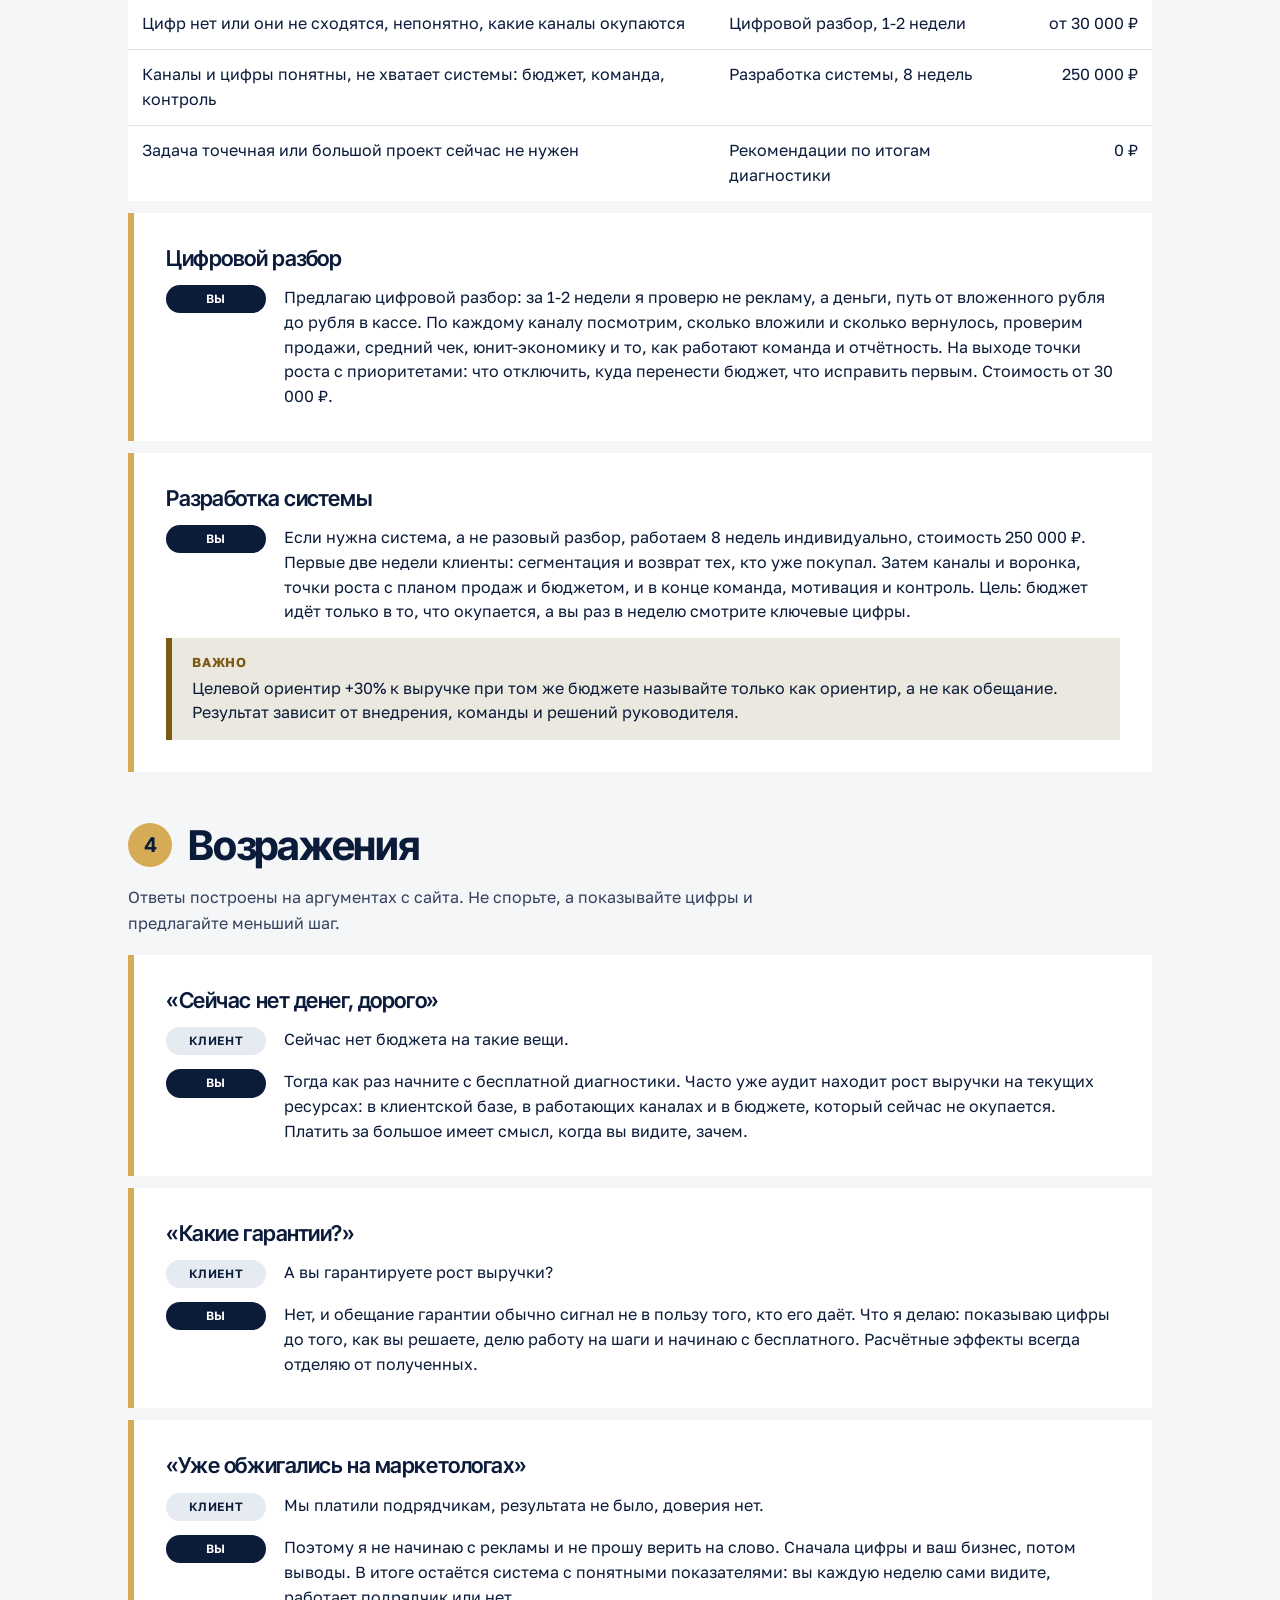
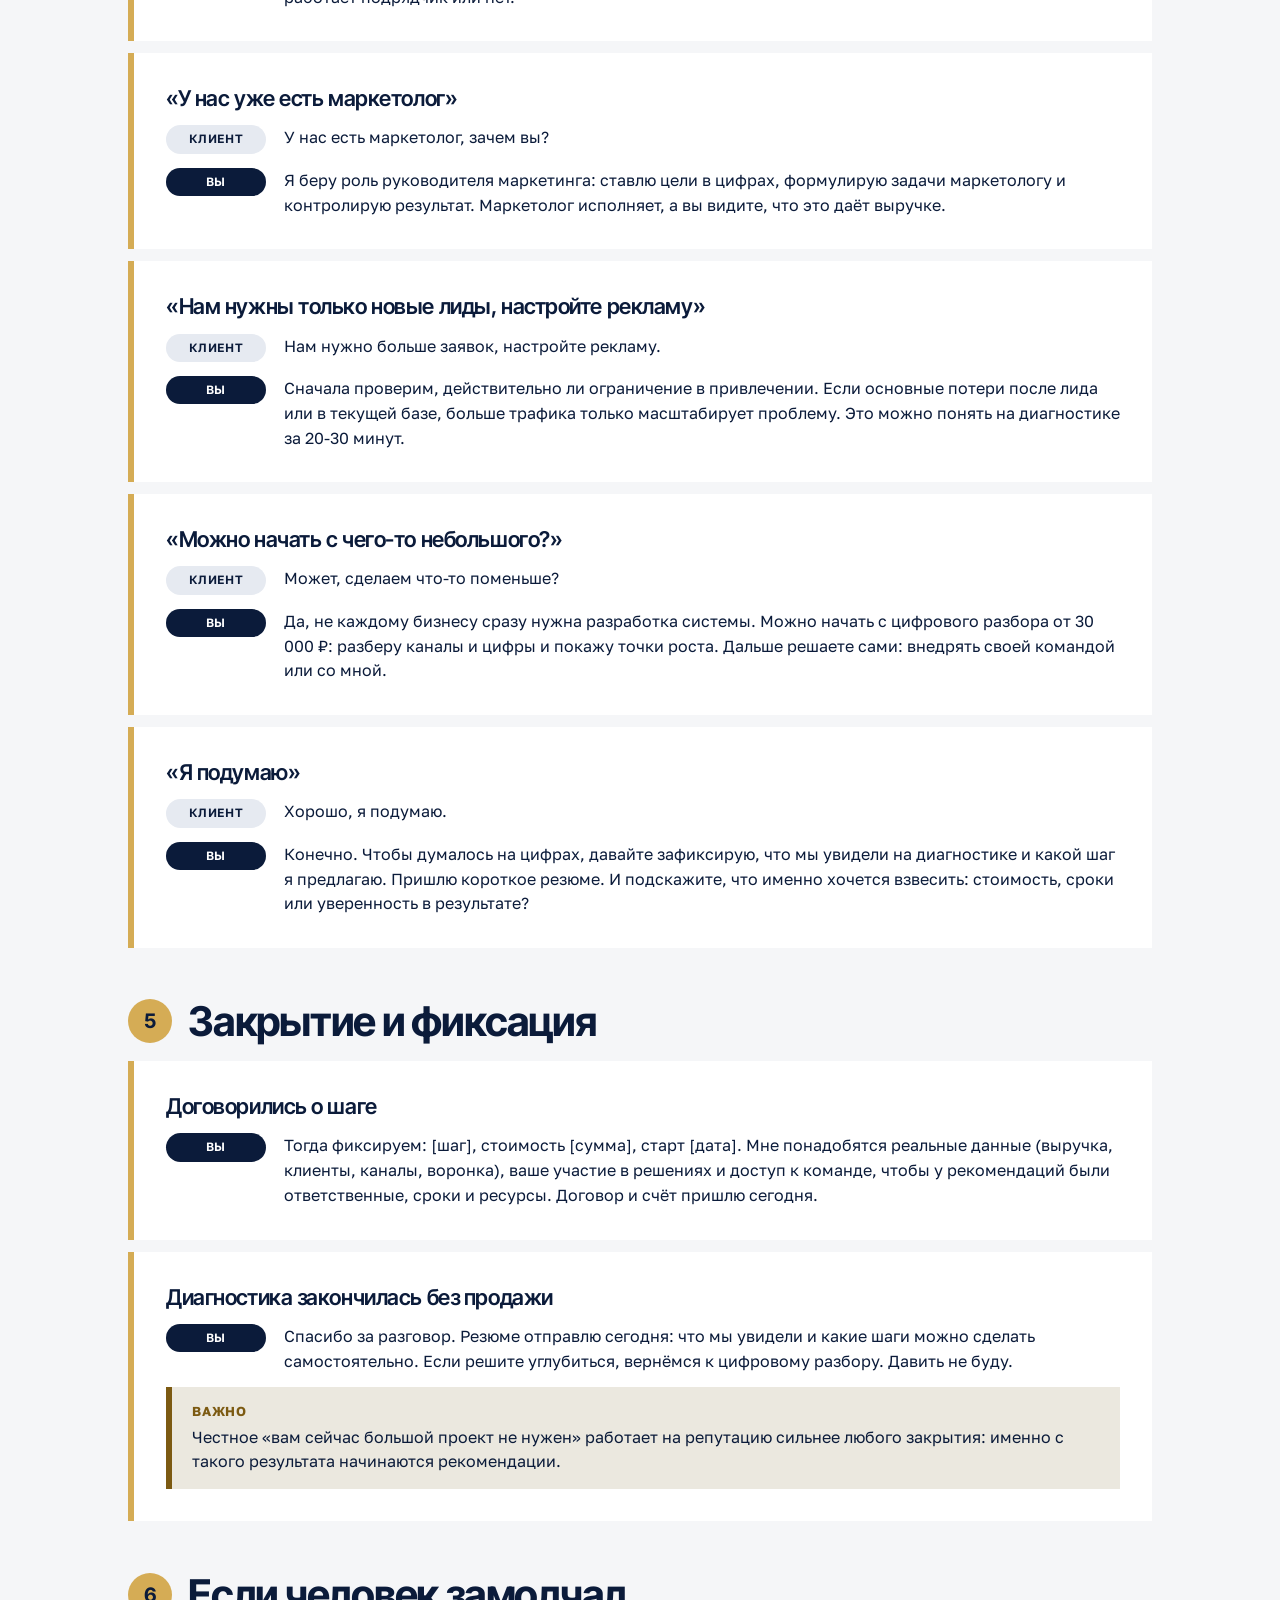
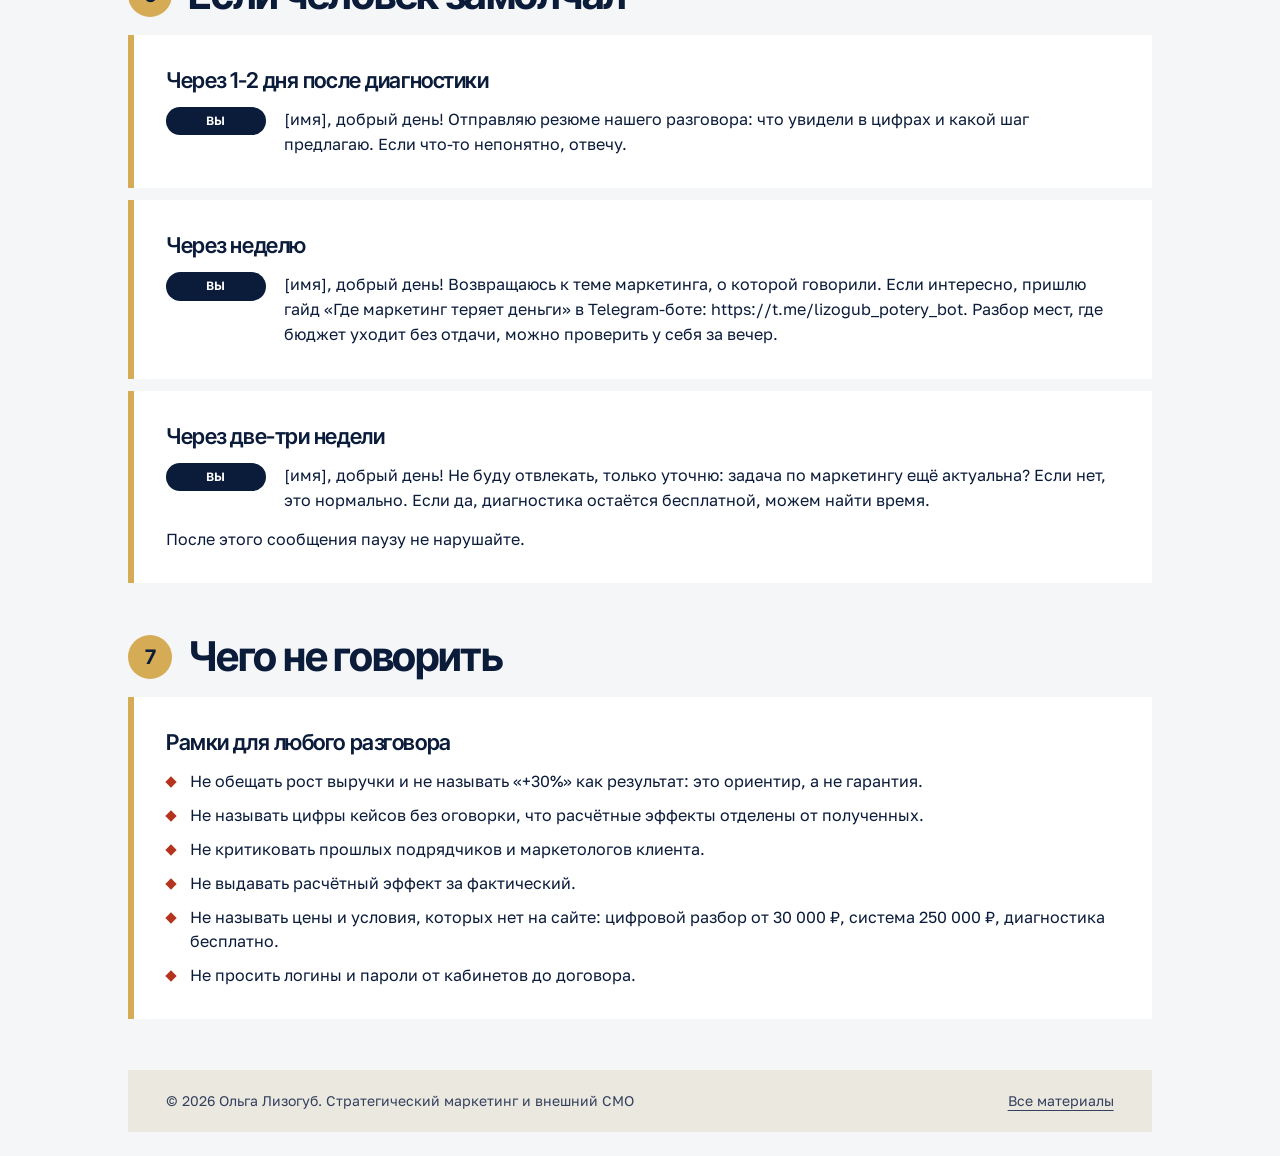
<file: scripts.html>
<!doctype html>
<html lang="ru">
<head>
<meta charset="utf-8">
<meta name="viewport" content="width=device-width, initial-scale=1, viewport-fit=cover">
<title>Скрипты продаж | Ольга Лизогуб</title>
<meta name="robots" content="noindex, nofollow">
<meta name="theme-color" content="#f5f6f8">
<link rel="icon" type="image/png" href="assets/logo-64.png">
<link rel="apple-touch-icon" href="assets/logo-192.png">
<link rel="preconnect" href="https://fonts.googleapis.com">
<link rel="preconnect" href="https://fonts.gstatic.com" crossorigin>
<link href="https://fonts.googleapis.com/css2?family=Inter+Tight:wght@300..800&family=Golos+Text:wght@400..700&display=swap" rel="stylesheet">
<link rel="stylesheet" href="styles.css">
<link rel="stylesheet" href="materials.css">
<!-- Yandex.Metrika counter -->
<script>
(function(m,e,t,r,i,k,a){m[i]=m[i]||function(){(m[i].a=m[i].a||[]).push(arguments)};m[i].l=1*new Date();for(var j=0;j<document.scripts.length;j++){if(document.scripts[j].src===r){return;}}k=e.createElement(t),a=e.getElementsByTagName(t)[0],k.async=1,k.src=r,a.parentNode.insertBefore(k,a)})(window,document,"script","https://mc.yandex.ru/metrika/tag.js","ym");
ym(114606458,"init",{clickmap:true,trackLinks:true,accurateTrackBounce:true});
</script>
<noscript><div><img src="https://mc.yandex.ru/watch/114606458" style="position:absolute;left:-9999px" alt=""></div></noscript>
<!-- /Yandex.Metrika counter -->
</head>
<body>
<header class="dbar"><div class="dwrap dbar__in"><a class="brand" href="index.html" aria-label="Ольга Лизогуб, на сайт"><img src="assets/logo-64.png" width="40" height="40" alt=""><span>Ольга Лизогуб</span></a><div class="dbar__act"><a class="btn btn--sm btn--line" href="materials.html">Все материалы</a><a class="btn btn--sm" href="index.html">На сайт</a></div></div></header>
<main class="dwrap">
<section class="dhero"><span class="dtag">Скрипты продаж</span><h1>Что говорить, когда заявка на диагностику уже пришла</h1><p class="lead">От первого ответа и сценария диагностики до цены, возражений «дорого», «нет гарантий» и «уже обжигались». Тексты опираются на сайт: форматы, цены и аргументы те же, обещаний сверх них нет.</p></section>
<section class="sec"><div class="sec__head"><span class="sec__num">1</span><h2>Первый ответ на заявку</h2></div><div class="sec__body"><p class="para">Заявка приходит с сайта: имя, телефон или Telegram, что беспокоит больше всего (четыре варианта) и, по желанию, бюджет на маркетинг в месяц. Отвечайте в первые часы. Цель первого сообщения одна: договориться о времени диагностики на 20-30 минут.</p><div class="block"><h3>Общее открытие</h3><p class="say say--you"><span class="who">Вы</span><span class="txt">Здравствуйте, [имя]! Получила вашу заявку на диагностику. Вы написали, что беспокоит: [тема]. Давайте найдём время на 20-30 минут. Я задам несколько вопросов и посмотрим 2-3 ключевые цифры. Когда вам удобно: сегодня или завтра?</span></p></div><div class="block"><h3>Если указана тема «Непонятно, что маркетинг приносит в деньгах»</h3><p class="say say--you"><span class="who">Вы</span><span class="txt">Это самая частая ситуация: деньги в маркетинг уходят, а связать их с продажами сложно. На диагностике посмотрим, что вы тратите в месяц и что из этого можно проследить до выручки. Заранее ничего готовить не нужно, но если под рукой есть примерные суммы по каналам, будет проще.</span></p></div><div class="block"><h3>Если «Подрядчики и маркетологи не дали результата»</h3><p class="say say--you"><span class="who">Вы</span><span class="txt">Понимаю, после такого опыта доверие сложно вернуть. Поэтому я не начинаю с рекламы и не прошу верить на слово: сначала цифры и ваш бизнес. На диагностике расскажете, что было сделано и что вы ожидали, и посмотрим, где именно всё сломалось.</span></p></div><div class="block"><h3>Если «Выручка не растёт при том же бюджете»</h3><p class="say say--you"><span class="who">Вы</span><span class="txt">Часто в такой ситуации ограничение не в рекламе. Это может быть клиентская база, воронка или работа отдела продаж. На диагностике проверим, где именно: сначала в цифрах, потом решаем, что делать.</span></p></div><div class="block"><h3>Если «Другое»</h3><p class="say say--you"><span class="who">Вы</span><span class="txt">Расскажите в двух словах, с чем хотите разобраться? Тогда на диагностике сразу перейдём к сути.</span></p></div><aside class="tip"><b>Важно</b><span>Бюджет, если он указан в заявке, не обсуждайте в переписке как цену услуги. Это данные клиента для диагностики, а не торг.</span></aside></div></section><section class="sec"><div class="sec__head"><span class="sec__num">2</span><h2>Сценарий диагностики на 20-30 минут</h2></div><p class="sec__intro">Диагностика бесплатная, и это не презентация. Её задача: понять, в чём настоящая задача бизнеса и какой следующий шаг нужен, если нужен вообще. Если большой проект не нужен, так и скажите.</p><div class="sec__body"><div class="block"><h3>0-3 минуты: рамка</h3><p class="say say--you"><span class="who">Вы</span><span class="txt">Давайте так: сначала я задам вопросы о бизнесе и маркетинге, потом посмотрим 2-3 цифры, и в конце я скажу, что вижу и какой шаг имеет смысл. Если окажется, что платная работа сейчас не нужна, я так и скажу. Подойдёт?</span></p></div><div class="block"><h3>3-12 минут: ситуация и запрос</h3><ul class="list"><li>Чем занимается бизнес, какой примерный оборот в месяц, кто основные клиенты.</li><li>Что сейчас делаете в маркетинге: каналы, подрядчики, маркетолог в штате или на подряде.</li><li>Что именно беспокоит и что вы пробовали делать.</li><li>Что должно измениться, чтобы вы сказали: диагностика была не зря.</li></ul></div><div class="block"><h3>12-22 минуты: 2-3 ключевые цифры</h3><p class="say say--you"><span class="who">Вы</span><span class="txt">Назовите, пожалуйста, примерные цифры: сколько в месяц уходит на маркетинг, сколько выручки он приносит и как вы это считаете. Если цифр нет, это тоже ответ, мы это отметим.</span></p><ul class="list"><li>Бюджет на маркетинг в месяц и его разбивка по каналам.</li><li>Выручка, которую можно связать с маркетингом (не прибыль).</li><li>Количество обращений и сколько из них становятся продажей.</li></ul><aside class="tip"><b>Важно</b><span>Не оценивайте канал по рекламному кабинету. Вопрос один: сколько рублей вернулось в кассу на рубль вложений.</span></aside></div><div class="block"><h3>22-30 минут: вывод и следующий шаг</h3><p class="say say--you"><span class="who">Вы</span><span class="txt">Вот что я вижу: [1-2 факта по цифрам]. Настоящая задача, как мне кажется, [формулировка]. Следующий шаг мог бы быть такой: [шаг]. Если хотите, объясню, из чего он состоит и сколько стоит.</span></p></div></div></section><section class="sec"><div class="sec__head"><span class="sec__num">3</span><h2>Как выбрать следующий шаг и назвать цену</h2></div><p class="sec__intro">Не продавайте большее, чем нужно. Принцип с сайта: не ставить диагноз до цифр и не продавать большой проект, если задачу можно решить точечно.</p><div class="sec__body"><div class="tabscroll"><table class="dtab"><thead><tr><th>Что видно на диагностике</th><th>Шаг</th><th>Стоимость</th></tr></thead><tbody><tr><td>Цифр нет или они не сходятся, непонятно, какие каналы окупаются</td><td>Цифровой разбор, 1-2 недели</td><td class="num">от 30 000 ₽</td></tr><tr><td>Каналы и цифры понятны, не хватает системы: бюджет, команда, контроль</td><td>Разработка системы, 8 недель</td><td class="num">250 000 ₽</td></tr><tr><td>Задача точечная или большой проект сейчас не нужен</td><td>Рекомендации по итогам диагностики</td><td class="num">0 ₽</td></tr></tbody></table></div><div class="block"><h3>Цифровой разбор</h3><p class="say say--you"><span class="who">Вы</span><span class="txt">Предлагаю цифровой разбор: за 1-2 недели я проверю не рекламу, а деньги, путь от вложенного рубля до рубля в кассе. По каждому каналу посмотрим, сколько вложили и сколько вернулось, проверим продажи, средний чек, юнит-экономику и то, как работают команда и отчётность. На выходе точки роста с приоритетами: что отключить, куда перенести бюджет, что исправить первым. Стоимость от 30 000 ₽.</span></p></div><div class="block"><h3>Разработка системы</h3><p class="say say--you"><span class="who">Вы</span><span class="txt">Если нужна система, а не разовый разбор, работаем 8 недель индивидуально, стоимость 250 000 ₽. Первые две недели клиенты: сегментация и возврат тех, кто уже покупал. Затем каналы и воронка, точки роста с планом продаж и бюджетом, и в конце команда, мотивация и контроль. Цель: бюджет идёт только в то, что окупается, а вы раз в неделю смотрите ключевые цифры.</span></p><aside class="tip"><b>Важно</b><span>Целевой ориентир +30% к выручке при том же бюджете называйте только как ориентир, а не как обещание. Результат зависит от внедрения, команды и решений руководителя.</span></aside></div></div></section><section class="sec"><div class="sec__head"><span class="sec__num">4</span><h2>Возражения</h2></div><p class="sec__intro">Ответы построены на аргументах с сайта. Не спорьте, а показывайте цифры и предлагайте меньший шаг.</p><div class="sec__body"><div class="block"><h3>«Сейчас нет денег, дорого»</h3><p class="say say--cl"><span class="who">Клиент</span><span class="txt">Сейчас нет бюджета на такие вещи.</span></p><p class="say say--you"><span class="who">Вы</span><span class="txt">Тогда как раз начните с бесплатной диагностики. Часто уже аудит находит рост выручки на текущих ресурсах: в клиентской базе, в работающих каналах и в бюджете, который сейчас не окупается. Платить за большое имеет смысл, когда вы видите, зачем.</span></p></div><div class="block"><h3>«Какие гарантии?»</h3><p class="say say--cl"><span class="who">Клиент</span><span class="txt">А вы гарантируете рост выручки?</span></p><p class="say say--you"><span class="who">Вы</span><span class="txt">Нет, и обещание гарантии обычно сигнал не в пользу того, кто его даёт. Что я делаю: показываю цифры до того, как вы решаете, делю работу на шаги и начинаю с бесплатного. Расчётные эффекты всегда отделяю от полученных.</span></p></div><div class="block"><h3>«Уже обжигались на маркетологах»</h3><p class="say say--cl"><span class="who">Клиент</span><span class="txt">Мы платили подрядчикам, результата не было, доверия нет.</span></p><p class="say say--you"><span class="who">Вы</span><span class="txt">Поэтому я не начинаю с рекламы и не прошу верить на слово. Сначала цифры и ваш бизнес, потом выводы. В итоге остаётся система с понятными показателями: вы каждую неделю сами видите, работает подрядчик или нет.</span></p></div><div class="block"><h3>«У нас уже есть маркетолог»</h3><p class="say say--cl"><span class="who">Клиент</span><span class="txt">У нас есть маркетолог, зачем вы?</span></p><p class="say say--you"><span class="who">Вы</span><span class="txt">Я беру роль руководителя маркетинга: ставлю цели в цифрах, формулирую задачи маркетологу и контролирую результат. Маркетолог исполняет, а вы видите, что это даёт выручке.</span></p></div><div class="block"><h3>«Нам нужны только новые лиды, настройте рекламу»</h3><p class="say say--cl"><span class="who">Клиент</span><span class="txt">Нам нужно больше заявок, настройте рекламу.</span></p><p class="say say--you"><span class="who">Вы</span><span class="txt">Сначала проверим, действительно ли ограничение в привлечении. Если основные потери после лида или в текущей базе, больше трафика только масштабирует проблему. Это можно понять на диагностике за 20-30 минут.</span></p></div><div class="block"><h3>«Можно начать с чего-то небольшого?»</h3><p class="say say--cl"><span class="who">Клиент</span><span class="txt">Может, сделаем что-то поменьше?</span></p><p class="say say--you"><span class="who">Вы</span><span class="txt">Да, не каждому бизнесу сразу нужна разработка системы. Можно начать с цифрового разбора от 30 000 ₽: разберу каналы и цифры и покажу точки роста. Дальше решаете сами: внедрять своей командой или со мной.</span></p></div><div class="block"><h3>«Я подумаю»</h3><p class="say say--cl"><span class="who">Клиент</span><span class="txt">Хорошо, я подумаю.</span></p><p class="say say--you"><span class="who">Вы</span><span class="txt">Конечно. Чтобы думалось на цифрах, давайте зафиксирую, что мы увидели на диагностике и какой шаг я предлагаю. Пришлю короткое резюме. И подскажите, что именно хочется взвесить: стоимость, сроки или уверенность в результате?</span></p></div></div></section><section class="sec"><div class="sec__head"><span class="sec__num">5</span><h2>Закрытие и фиксация</h2></div><div class="sec__body"><div class="block"><h3>Договорились о шаге</h3><p class="say say--you"><span class="who">Вы</span><span class="txt">Тогда фиксируем: [шаг], стоимость [сумма], старт [дата]. Мне понадобятся реальные данные (выручка, клиенты, каналы, воронка), ваше участие в решениях и доступ к команде, чтобы у рекомендаций были ответственные, сроки и ресурсы. Договор и счёт пришлю сегодня.</span></p></div><div class="block"><h3>Диагностика закончилась без продажи</h3><p class="say say--you"><span class="who">Вы</span><span class="txt">Спасибо за разговор. Резюме отправлю сегодня: что мы увидели и какие шаги можно сделать самостоятельно. Если решите углубиться, вернёмся к цифровому разбору. Давить не буду.</span></p><aside class="tip"><b>Важно</b><span>Честное «вам сейчас большой проект не нужен» работает на репутацию сильнее любого закрытия: именно с такого результата начинаются рекомендации.</span></aside></div></div></section><section class="sec"><div class="sec__head"><span class="sec__num">6</span><h2>Если человек замолчал</h2></div><div class="sec__body"><div class="block"><h3>Через 1-2 дня после диагностики</h3><p class="say say--you"><span class="who">Вы</span><span class="txt">[имя], добрый день! Отправляю резюме нашего разговора: что увидели в цифрах и какой шаг предлагаю. Если что-то непонятно, отвечу.</span></p></div><div class="block"><h3>Через неделю</h3><p class="say say--you"><span class="who">Вы</span><span class="txt">[имя], добрый день! Возвращаюсь к теме маркетинга, о которой говорили. Если интересно, пришлю гайд «Где маркетинг теряет деньги» в Telegram-боте: https://t.me/lizogub_potery_bot. Разбор мест, где бюджет уходит без отдачи, можно проверить у себя за вечер.</span></p></div><div class="block"><h3>Через две-три недели</h3><p class="say say--you"><span class="who">Вы</span><span class="txt">[имя], добрый день! Не буду отвлекать, только уточню: задача по маркетингу ещё актуальна? Если нет, это нормально. Если да, диагностика остаётся бесплатной, можем найти время.</span></p><p class="para">После этого сообщения паузу не нарушайте.</p></div></div></section><section class="sec"><div class="sec__head"><span class="sec__num">7</span><h2>Чего не говорить</h2></div><div class="sec__body"><div class="block"><h3>Рамки для любого разговора</h3><ul class="list list--no"><li>Не обещать рост выручки и не называть «+30%» как результат: это ориентир, а не гарантия.</li><li>Не называть цифры кейсов без оговорки, что расчётные эффекты отделены от полученных.</li><li>Не критиковать прошлых подрядчиков и маркетологов клиента.</li><li>Не выдавать расчётный эффект за фактический.</li><li>Не называть цены и условия, которых нет на сайте: цифровой разбор от 30 000 ₽, система 250 000 ₽, диагностика бесплатно.</li><li>Не просить логины и пароли от кабинетов до договора.</li></ul></div></div></section></main>
<footer class="dwrap"><div class="dfoot"><span>© 2026 Ольга Лизогуб. Стратегический маркетинг и внешний CMO</span><a href="materials.html">Все материалы</a></div></footer>
<script src="cookie.js" defer></script>
</body>
</html>
</file>
<file: styles.css>
/* Ольга Лизогуб: внешний CMO. Светлая тема, бренд: navy + золото (из логотипа клиента) */
:root{
  --ground:#f5f6f8; --surface:#fff; --tone:#e6eaf1; --gold-soft:#ebe8df;
  --ink:#0b1b3a; --ink-2:#34415e;
  --gold:#d5ac55; --gold-deep:#7c5a12;
  --good:#1e6b56; --bad:#b4351f;
  --font-d:'Inter Tight','Arial Narrow',Arial,sans-serif;
  --font-t:'Golos Text',Arial,sans-serif;
  --gut:clamp(16px,4vw,48px);
  --bar-h:68px;
  /* motion-kit */
  --mk-bg:var(--ground); --mk-surface:#fff; --mk-text:var(--ink); --mk-muted:var(--ink-2);
  --mk-accent:var(--gold); --mk-on-accent:var(--ink); --mk-fill:rgba(11,27,58,.07);
}
*,*::before,*::after{box-sizing:border-box}
html{scroll-behavior:auto;-webkit-text-size-adjust:100%}
html.lenis,html.lenis body{height:auto}
body{margin:0;background:var(--ground);color:var(--ink);font:400 clamp(16px,1.15vw,18px)/1.6 var(--font-t);overflow-x:hidden}
img{max-width:100%;display:block}
a{color:inherit}
:focus-visible{outline:3px solid var(--ink);outline-offset:3px;border-radius:2px}
::selection{background:var(--gold);color:var(--ink)}
.wrap{width:100%;max-width:1360px;margin-inline:auto;padding-inline:var(--gut)}
h1,h2,h3{font-family:var(--font-d);margin:0;letter-spacing:-.03em;text-wrap:balance;overflow-wrap:anywhere}
h2{font-size:clamp(34px,5.4vw,84px);line-height:.98;font-weight:700}
h3{font-size:clamp(20px,1.7vw,26px);line-height:1.15;font-weight:600;letter-spacing:-.02em}
p{margin:0 0 1em}
.sec{padding-block:clamp(88px,12vw,180px)}

/* заголовки в масках (JS оборачивает) */
.ln{display:block;overflow:hidden;padding-bottom:.1em;margin-bottom:-.1em}
.ln i{display:block;font-style:normal}

/* кнопки */
.btn{display:inline-flex;align-items:center;justify-content:center;gap:.5em;min-height:54px;padding:14px 30px;border-radius:999px;background:var(--gold);color:var(--ink);font:600 17px/1.2 var(--font-t);text-decoration:none;border:0;cursor:pointer;transition:background .2s,transform .2s}
.btn:hover{background:#e2ba68}
.btn:active{transform:scale(.97)}
.btn--sm{min-height:44px;padding:10px 22px;font-size:15px}
.btn--full{width:100%}
.link{font-weight:600;color:var(--ink);text-underline-offset:.28em;text-decoration-thickness:2px}
.link:hover{text-decoration-color:var(--gold)}

/* шапка */
.bar{position:fixed;inset:0 0 auto 0;z-index:50;height:var(--bar-h);display:flex;align-items:center;gap:24px;padding-inline:max(var(--gut),calc((100% - 1360px)/2 + var(--gut)));background:var(--ground);transition:background .3s}
.bar.scrolled{background:var(--surface)}
.brand{display:flex;align-items:center;gap:12px;text-decoration:none;font:700 20px/1 var(--font-d);letter-spacing:-.02em;flex-shrink:0}
.brand img{border-radius:50%}
.nav{display:flex;gap:28px;margin-left:auto;min-width:0}
.nav a{white-space:nowrap;text-decoration:none;font-weight:500;font-size:16px}
.bar .btn{flex-shrink:0}
.burger{display:none;width:44px;height:44px;border:0;background:none;padding:0;cursor:pointer;position:relative;flex-shrink:0}
.burger i{position:absolute;left:10px;right:10px;height:2px;background:var(--ink);transition:transform .3s,top .3s}
.burger i:first-child{top:16px}.burger i:last-child{top:26px}
.burger[aria-expanded="true"] i:first-child{top:21px;transform:rotate(45deg)}
.burger[aria-expanded="true"] i:last-child{top:21px;transform:rotate(-45deg)}

/* hero */
.hero{padding-top:calc(var(--bar-h) + clamp(32px,6vw,80px));padding-bottom:clamp(56px,8vw,110px)}
.hero__grid{display:grid;grid-template-columns:minmax(0,8fr) minmax(0,4.2fr);gap:clamp(32px,4vw,72px);align-items:center}
.hero h1{font-size:clamp(40px,6.3vw,108px);line-height:.94;font-weight:700;letter-spacing:-.045em}
.hero .mk-w{display:inline}
.lead{font-size:clamp(18px,1.7vw,24px);line-height:1.45;max-width:36em;margin:clamp(24px,3vw,40px) 0 clamp(24px,3vw,36px)}
.hero__act{display:flex;flex-wrap:wrap;align-items:center;gap:20px 32px}
.hero__who{margin:clamp(28px,4vw,52px) 0 0;max-width:34em;color:var(--ink-2);font-size:16px}
.hero__pic{position:relative;padding-bottom:70px}
.hero__pic>img{width:100%;height:auto;aspect-ratio:3/4;object-fit:cover;object-position:50% 20%;margin-left:auto;max-width:520px;display:block}
.slip{position:absolute;left:clamp(-72px,-4vw,-16px);bottom:0;width:min(300px,74%);background:var(--surface);padding:22px 24px 34px}
.slip::after,.sheet::after{content:"";position:absolute;left:0;right:0;top:calc(100% - 1px);height:11px;background:url("data:image/svg+xml,%3Csvg xmlns=%27http://www.w3.org/2000/svg%27 width=%2720%27 height=%2710%27 viewBox=%270 0 20 10%27%3E%3Cpath d=%27M0 0h20L10 10z%27 fill=%27%23fff%27/%3E%3C/svg%3E") repeat-x}
.slip__t{font:700 19px/1.15 var(--font-d);letter-spacing:-.02em;margin:0 0 12px}
.slip dl{margin:0}
.slip dl>div{display:flex;justify-content:space-between;gap:12px;padding:6px 0;font-size:15px}
.slip dt{color:var(--ink-2)}
.slip dd{margin:0;font-weight:600;text-align:right;font-variant-numeric:tabular-nums}

/* бегущая строка */
.ticker{background:var(--gold);color:var(--ink);overflow:hidden;padding-block:clamp(14px,2vw,26px)}
.ticker__row{display:flex;width:max-content;font:700 clamp(32px,6vw,92px)/1 var(--font-d);letter-spacing:-.04em;white-space:nowrap;will-change:transform}
.ticker__row span{padding-right:.9em}
.ticker__row b{font-weight:300}

/* манифест */
.manifest{padding-block:clamp(88px,13vw,200px)}
.manifest__grid{display:grid;grid-template-columns:minmax(0,7fr) minmax(0,5fr);gap:clamp(28px,5vw,88px);align-items:center}
.manifest p{font:600 clamp(24px,2.6vw,38px)/1.2 var(--font-d);letter-spacing:-.025em;max-width:30em;margin:0;text-wrap:pretty}
.manifest__pic{margin:0}.manifest__pic img{width:100%;height:auto;aspect-ratio:4/3;object-fit:cover;filter:grayscale(.2)}
.manifest__pic figcaption{margin-top:12px;font-size:14px;color:var(--ink-2)}
.manifest .w{opacity:.16;transition:opacity .2s}

/* сцена: выписка */
.scene{background:var(--tone);position:relative}
.scene__pin{min-height:100svh;display:flex;align-items:center;padding-top:var(--bar-h)}
.scene__grid{display:grid;grid-template-columns:minmax(0,5fr) minmax(0,7fr);gap:clamp(24px,5vw,96px);align-items:center;width:100%}
.scene h2{font-size:clamp(30px,3.7vw,58px)}
.scene__sub{margin:18px 0 26px;color:var(--ink-2);font-size:16px;max-width:28em}
.caps{position:relative}
.cap h3{font-size:clamp(24px,2.4vw,36px);margin-bottom:10px}
.cap p{margin:0;max-width:30em}
.scene--on .caps{min-height:11.5em}
.scene--on .cap{position:absolute;inset:0 auto auto 0;width:100%;opacity:0;transform:translateY(18px);transition:opacity .35s,transform .45s cubic-bezier(.22,1,.36,1);pointer-events:none}
.scene--on .cap.is-on{opacity:1;transform:none}
.cap:not(:last-child){margin-bottom:22px}
.scene--on .cap{margin-bottom:0}

.sheet{position:relative;margin-bottom:11px;background:var(--surface);padding:clamp(18px,2.4vw,34px) clamp(16px,2.6vw,40px) clamp(30px,3.4vw,46px)}
.sheet__wrap{position:relative}
.sheet__head{display:flex;justify-content:space-between;font:600 15px/1.2 var(--font-t);color:var(--ink-2);padding-bottom:14px}
.rows{list-style:none;margin:0;padding:0}
.row{display:grid;grid-template-columns:minmax(0,1.5fr) minmax(0,1.1fr) 108px 128px;gap:14px;align-items:center;padding:clamp(9px,1.2vw,16px) 0;font-size:clamp(14px,1.15vw,17px);font-variant-numeric:tabular-nums;background:var(--surface)}
.row:nth-child(odd){background:var(--ground)}
.row{padding-inline:12px;margin-inline:-12px;transition:opacity .4s}
.row__n{font-weight:600;line-height:1.2}
.row__bar{display:block;height:14px;background:transparent}
.row__bar i{display:block;height:100%;background:var(--ink);transform-origin:left;transform:scaleX(var(--w,1));transition:background .3s}
.row__s{text-align:right;font-weight:500;white-space:nowrap}
.row__r{text-align:right;font-weight:700;white-space:nowrap}
.row.is-q .row__r{color:var(--ink-2);font-weight:500}
.row.is-ok .row__r{color:var(--good)}
.row.is-ok .row__bar i{background:var(--good)}
.row.is-bad .row__r{color:var(--bad)}
.row.is-bad .row__bar i{background:var(--bad)}
.row.is-cut{opacity:.45}
.row.is-cut .row__n{text-decoration:line-through;text-decoration-thickness:2px}
.sheet__sum{display:flex;justify-content:space-between;align-items:baseline;gap:16px;padding-top:18px;flex-wrap:wrap}
.sheet__sum>div{display:flex;gap:14px;align-items:baseline}
.sum__l{font-size:15px;color:var(--ink-2)}
.sheet__sum b{font:700 clamp(26px,2.8vw,40px)/1 var(--font-d);letter-spacing:-.03em;font-variant-numeric:tabular-nums}
.sum__st{margin:0;font-weight:600;min-height:1.6em;flex:1 1 200px;text-align:right}
.gain{display:flex;align-items:center;gap:18px;margin-top:18px;padding:16px 20px;background:var(--gold)}
.gain b{font:700 clamp(36px,4vw,60px)/1 var(--font-d);letter-spacing:-.04em;flex-shrink:0}
.gain span{font-size:15px;line-height:1.35}
.scene--on .gain{opacity:0;transform:translateY(14px)}
.scene--on .gain.is-on{opacity:1;transform:none;transition:opacity .4s,transform .5s cubic-bezier(.22,1,.36,1)}

/* узнаёте себя */
.signs__grid{display:grid;grid-template-columns:minmax(0,5fr) minmax(0,7fr);gap:clamp(32px,6vw,110px);align-items:start}
.signs__head{position:sticky;top:calc(var(--bar-h) + 32px)}
.signs__cta{margin:26px 0 28px;max-width:22em;font-size:clamp(18px,1.6vw,22px);line-height:1.4}
.signs__list{list-style:none;margin:0;padding:0;display:grid;gap:10px}
.signs__list li{background:var(--surface);padding:clamp(22px,2.6vw,38px) clamp(20px,2.6vw,40px);font:600 clamp(22px,2.4vw,36px)/1.15 var(--font-d);letter-spacing:-.025em;text-wrap:pretty;transition:transform .35s cubic-bezier(.22,1,.36,1),background .25s}
.signs__list li:nth-child(even){background:var(--tone)}
.signs__list li:hover{transform:translateX(10px);background:var(--gold-soft)}

/* калькулятор */
.calc{background:var(--surface)}
.calc__grid{display:grid;grid-template-columns:minmax(0,6fr) minmax(0,6fr);gap:clamp(32px,6vw,110px);align-items:start}
.calc__intro p{margin-top:26px;max-width:26em;font-size:clamp(18px,1.6vw,22px);line-height:1.4}
.calc__box{background:var(--ground);padding:clamp(22px,3vw,44px)}
.fld{display:block;font-weight:600;font-size:16px;margin-bottom:18px}
.fld output{float:right;font:700 clamp(22px,2vw,30px)/1 var(--font-d);letter-spacing:-.02em;font-variant-numeric:tabular-nums}
.fld input,.fld select{display:block;width:100%;margin-top:8px;padding:14px 16px;min-height:52px;font:400 17px var(--font-t);color:var(--ink);background:var(--surface);border:1.5px solid #c3cad8;border-radius:0}
.fld input:focus,.fld select:focus{outline:3px solid var(--gold);border-color:var(--ink)}
.fld--in{margin-top:22px}
.rangewrap{position:relative;height:36px;margin:6px 0 14px;--p:.2}
.range__track,.range__fill{position:absolute;left:0;top:13px;height:10px;pointer-events:none}
.range__track{right:0;background:#cbd2df}
.range__fill{width:calc(15px + (100% - 30px) * var(--p));background:var(--ink)}
.range{-webkit-appearance:none;appearance:none;position:relative;z-index:1;width:100%;height:36px;background:transparent;margin:0;cursor:pointer}
.range::-webkit-slider-runnable-track{height:10px;background:transparent}
.range::-moz-range-track{height:10px;background:transparent}
.range::-webkit-slider-thumb{-webkit-appearance:none;width:30px;height:30px;border-radius:50%;background:var(--gold);border:4px solid var(--ink);margin-top:-10px}
.range::-moz-range-thumb{width:22px;height:22px;border-radius:50%;background:var(--gold);border:4px solid var(--ink)}
.chips{margin:0 0 6px}
.mk-pill [data-pill-item]{font-size:15px;padding:9px 16px}
.mk-pill__hl{box-shadow:none!important}
.res{margin-top:26px;padding-top:6px}
.res__big{font:700 clamp(28px,3.2vw,48px)/1.05 var(--font-d);letter-spacing:-.035em;margin:0 0 12px;font-variant-numeric:tabular-nums;text-wrap:balance}
.res__small{margin:0;font-size:17px;max-width:28em}
.calc__note{margin:22px 0 0;font-size:14px;color:var(--ink-2)}

/* форматы */
.formats{background:var(--ground)}
.tabs{margin:clamp(28px,4vw,56px) 0 clamp(20px,3vw,36px);max-width:100%;overflow-x:auto;scrollbar-width:none}
.tabs::-webkit-scrollbar{display:none}
.tabs [data-pill-item]{white-space:nowrap;font-size:16px}
.panels{position:relative}
.panel{display:grid;grid-template-columns:minmax(0,5fr) minmax(0,7fr);gap:clamp(24px,5vw,96px);background:var(--surface);padding:clamp(26px,4vw,64px)}
.panel__price b{display:block;font:700 clamp(48px,7.2vw,124px)/.92 var(--font-d);letter-spacing:-.05em;font-variant-numeric:tabular-nums}
.panel__price span{display:block;margin-top:16px;font-size:clamp(17px,1.5vw,21px);font-weight:500}
.panel__price em{display:inline-block;margin-top:14px;font:600 clamp(17px,1.5vw,21px)/1.2 var(--font-t);font-style:normal;background:var(--gold);padding:8px 16px}
.panel__body h3{font-size:clamp(26px,2.8vw,42px);margin-bottom:16px;line-height:1.05}
.panel__body p{max-width:34em}
.panel__body ul{margin:0 0 28px;padding:0;list-style:none;display:grid;gap:10px;max-width:34em}
.panel__body li{padding-left:28px;position:relative}
.panel__body li::before{content:"";position:absolute;left:0;top:.62em;width:12px;height:12px;background:var(--gold)}
.panel__book{padding:16px 20px;background:var(--gold-soft);font-weight:600}
.panel--main{background:var(--gold-soft)}
.panel--main .panel__book{background:var(--surface)}
.js .panel[hidden]{display:none}
.formats__note{margin:clamp(24px,3vw,40px) 0 0;max-width:46em;color:var(--ink-2)}

/* 8 недель */
.weeks{background:var(--tone)}
.track{position:relative;margin-top:clamp(40px,6vw,88px)}
.track__line{position:absolute;left:0;right:0;top:0;height:10px;background:#cbd2df}
.track__line i{display:block;height:100%;background:var(--ink);transform-origin:left;transform:scaleX(1)}
.js .track__line i{transform:scaleX(0)}
.track__list{list-style:none;margin:0;padding:34px 0 0;display:grid;grid-template-columns:repeat(4,minmax(0,1fr));gap:clamp(18px,2.4vw,40px)}
.track__list li b{display:block;font:700 clamp(18px,1.6vw,24px)/1 var(--font-d);letter-spacing:-.02em;margin-bottom:16px}
.track__list li h3{margin-bottom:12px}
.track__list li p{margin:0;font-size:16px}
.weeks__out{margin:clamp(36px,5vw,72px) 0 0;max-width:40em;font:600 clamp(20px,2vw,30px)/1.25 var(--font-d);letter-spacing:-.02em;text-wrap:pretty}

/* сомнения */
.doubts{background:var(--gold-soft)}
.doubts__list{margin-top:clamp(36px,5vw,72px);display:grid;gap:clamp(22px,3vw,44px)}
.dbt{display:grid;grid-template-columns:minmax(0,5fr) minmax(0,7fr);gap:clamp(18px,5vw,96px);align-items:start}
.dbt__q{font:700 clamp(24px,2.5vw,36px)/1.08 var(--font-d);letter-spacing:-.04em;margin:0;text-wrap:balance}
.dbt__a{margin:0;max-width:36em;font-size:clamp(17px,1.4vw,20px);padding-top:.4em}

/* кейсы */
.cases__sub{margin:20px 0 clamp(32px,4vw,56px);color:var(--ink-2);max-width:34em}
.cases__grid{display:grid;grid-template-columns:minmax(0,6fr) minmax(0,6fr);gap:clamp(14px,2vw,28px);align-items:stretch}
.case{background:var(--surface);padding:clamp(22px,3vw,40px)}
.case h3{margin-bottom:12px}
.case p:last-child{margin-bottom:0}
.case__fig{font:700 clamp(40px,5vw,84px)/.95 var(--font-d);letter-spacing:-.045em;margin:0 0 18px;font-variant-numeric:tabular-nums}
.case__cap{margin:0 0 18px;font-size:16px;line-height:1.3;color:var(--ink-2)}
.case--big .case__cap{color:var(--ink)}
.case__fw .case__fig{margin-bottom:8px;white-space:nowrap}
.case__tag{margin:0 0 20px;font-weight:600;font-size:16px}
.case--big{background:var(--gold);display:flex;flex-direction:column}
.case--big .case__fig{margin-top:auto}
.cases__side{display:grid;gap:clamp(14px,2vw,28px)}
.cases__side .case{display:grid;grid-template-columns:minmax(0,5fr) minmax(0,7fr);gap:24px;align-items:start}
.cases__side .case:nth-child(2){background:var(--tone)}
.cases__side .case__fig{font-size:clamp(30px,3vw,46px);margin:0}
.cases__side .case__cap{margin:0}
.cases__side .case h3{font-size:clamp(18px,1.5vw,22px)}
.cases__side .case h3+p{font-size:15px}

/* обо мне */
.about{background:var(--surface)}
.about__grid{display:grid;grid-template-columns:minmax(0,7fr) minmax(0,5fr);gap:clamp(36px,6vw,110px);align-items:start}
.about__lead{margin:clamp(24px,3vw,40px) 0 18px;font:600 clamp(20px,2vw,30px)/1.25 var(--font-d);letter-spacing:-.025em;max-width:24em;text-wrap:pretty}
.about__rule{max-width:34em;font-size:clamp(17px,1.4vw,20px)}
.socials{list-style:none;padding:0;margin:28px 0 0;display:flex;flex-wrap:wrap;gap:12px 28px;font-weight:600}
.socials a{text-decoration:none;font-size:18px}
.facts{margin:0;display:grid;grid-template-columns:1fr 1fr;gap:clamp(12px,1.6vw,22px)}
.facts>div{background:var(--ground);padding:clamp(18px,2vw,28px)}
.facts dt{font:700 clamp(34px,3.8vw,60px)/1 var(--font-d);letter-spacing:-.045em;font-variant-numeric:tabular-nums;margin-bottom:10px}
.facts dd{margin:0;font-size:15px;line-height:1.35}
.results{grid-column:1/-1;list-style:none;margin:clamp(12px,3vw,36px) 0 0;padding:0;display:grid;grid-template-columns:repeat(3,minmax(0,1fr));gap:clamp(14px,2vw,28px)}
.results li{background:var(--tone);padding:clamp(20px,2.4vw,32px);font-size:16px}
.results b{display:block;font:700 clamp(19px,1.6vw,24px)/1.15 var(--font-d);letter-spacing:-.02em;margin-bottom:10px}

/* FAQ */
.faq__grid{display:grid;grid-template-columns:minmax(0,5fr) minmax(0,7fr);gap:clamp(28px,6vw,110px);align-items:start}
.faq__list{display:grid;gap:10px}
.faq details{background:var(--surface)}
.faq summary{list-style:none;cursor:pointer;padding:clamp(18px,2vw,26px) clamp(18px,2.2vw,30px);padding-right:64px;font:600 clamp(18px,1.6vw,22px)/1.25 var(--font-d);letter-spacing:-.02em;position:relative}
.faq summary::-webkit-details-marker{display:none}
.faq summary::after{content:"";position:absolute;right:26px;top:50%;width:14px;height:14px;margin-top:-9px;border-right:3px solid var(--ink);border-bottom:3px solid var(--ink);transform:rotate(45deg);transition:transform .3s}
.faq details[open] summary::after{transform:rotate(-135deg);margin-top:-3px}
.faq details p{margin:0;padding:0 clamp(18px,2.2vw,30px) clamp(20px,2.2vw,28px);max-width:40em}

/* заявка */
.cta{background:var(--tone)}
.cta__grid{display:grid;grid-template-columns:minmax(0,6fr) minmax(0,6fr);gap:clamp(32px,6vw,110px);align-items:start}
.cta__text p{margin:26px 0 0;max-width:26em;font-size:clamp(18px,1.6vw,22px);line-height:1.4}
.contacts{list-style:none;margin:28px 0 0;padding:0;display:grid;gap:8px;font-weight:600;font-size:19px}
.form{background:var(--surface);padding:clamp(22px,3vw,44px)}
.note{font-size:14px;color:var(--ink-2);margin:14px 0 0;min-height:1.2em}
#formMsg{font-weight:600;color:var(--ink)}

/* футер */
.foot{background:var(--gold-soft);padding:clamp(56px,8vw,120px) 0 28px;overflow:hidden}
.foot__name{margin:0 0 clamp(28px,4vw,56px);font:700 clamp(46px,13.7vw,250px)/.9 var(--font-d);letter-spacing:-.055em;white-space:nowrap}
.foot__imprint{margin:0;font-size:14px;color:var(--ink-2)}

/* без JS и при reduced-motion всё показано */
@media (max-width:1100px){
  .nav{position:fixed;inset:var(--bar-h) 0 auto 0;margin:0;flex-direction:column;gap:0;background:var(--surface);padding:8px var(--gut) 20px;transform:translateY(-120%);transition:transform .4s cubic-bezier(.22,1,.36,1);visibility:hidden}
  .nav.is-open{transform:none;visibility:visible}
  .nav a{padding:16px 0;font-size:20px}
  .burger{display:block}
  .bar .btn{margin-left:auto}
}
@media (max-width:900px){
  .manifest__grid,.hero__grid,.scene__grid,.signs__grid,.calc__grid,.panel,.dbt,.cases__grid,.about__grid,.faq__grid,.cta__grid{grid-template-columns:minmax(0,1fr)}
  .hero__pic{max-width:440px;margin-inline:auto;width:100%;padding-bottom:64px}
  .slip{left:-4px}
  .signs__head{position:static}
  .track__list{grid-template-columns:1fr 1fr;row-gap:34px}
  .results{grid-template-columns:1fr}
  .cases__side .case{grid-template-columns:minmax(0,5fr) minmax(0,7fr)}
}
@media (max-width:640px){
  :root{--bar-h:60px}
  .bar .btn{display:none}
  .tabs{overflow:visible}
  .tabs.mk-pill{display:grid;grid-template-columns:1fr 1fr;width:100%;border-radius:20px}
  .tabs .mk-pill__hl{display:none}
  .tabs [data-pill-item].is-active{background:var(--surface)}
  .burger{margin-left:auto}
  .brand{font-size:18px}
  .hero__act .btn{width:100%}
  .track__list{grid-template-columns:1fr}
  .cases__side .case{grid-template-columns:1fr;gap:12px}
  .scene__pin{align-items:flex-start;padding-top:calc(var(--bar-h) + 10px)}
  .scene__grid{gap:12px}
  .scene h2{font-size:30px}
  .scene__sub{display:none}
  .caps{min-height:0}
  .scene--on .caps{min-height:8.6em}
  .cap h3{font-size:22px;margin-bottom:6px}
  .cap p{font-size:14px;line-height:1.4}
  .sheet{padding:14px 14px 26px}
  .sheet__head{padding-bottom:6px;font-size:13px}
  .rows .row{position:relative;grid-template-columns:minmax(0,1fr) auto auto;grid-template-areas:"n s r";gap:10px;padding:9px 8px;margin-inline:-8px;font-size:13.5px;overflow:hidden}
  .row>*{position:relative;z-index:1}
  .row__n{grid-area:n}.row__s{grid-area:s}.row__r{grid-area:r;font-size:13.5px;min-width:68px}
  .row__bar{position:absolute;inset:0;height:auto;z-index:0}
  .row__bar i{opacity:.16}
  .sheet__sum{padding-top:10px}
  .sum__st{text-align:left;flex-basis:100%;font-size:14px;min-height:1.3em}
  .gain{padding:10px 14px;margin-top:10px;gap:12px}
  .gain span{font-size:13px}
  .facts{grid-template-columns:1fr 1fr}
  .manifest{padding-block:72px}
}
@media (max-width:380px){
  .facts{grid-template-columns:1fr}
  .brand span{font-size:16px}
}
@media (prefers-reduced-motion:reduce){
  *{scroll-behavior:auto!important}
  .scene--on .cap{transition:none}
  .signs__list li,.btn{transition:none}
  .manifest .w{opacity:1}
}

/* trust + logos */
.trust{padding-block:clamp(40px,6vw,88px);background:var(--surface)}
.trust__grid{display:grid;grid-template-columns:minmax(0,5fr) minmax(0,7fr);gap:clamp(24px,5vw,88px);align-items:center}
.trust__t{margin:0;font-size:clamp(17px,1.5vw,21px);line-height:1.45}
.logos{list-style:none;margin:0;padding:0;display:grid;grid-template-columns:repeat(4,minmax(0,1fr));gap:clamp(18px,2.4vw,34px) clamp(16px,2vw,32px);align-items:center}
.logos li{display:flex;align-items:center;justify-content:center;height:40px}
.logos img{max-width:78%;max-height:30px;object-fit:contain;width:auto;height:auto;filter:grayscale(1) brightness(0) opacity(.5);transition:filter .3s}
.logos img:hover{filter:grayscale(1) brightness(0) opacity(.85)}
/* гайд */
.guide{background:var(--gold)}
.guide__grid{display:grid;grid-template-columns:minmax(0,6fr) minmax(0,6fr);gap:clamp(28px,6vw,110px);align-items:center}
.guide__body p{margin:0 0 28px;max-width:30em;font-size:clamp(18px,1.6vw,22px);line-height:1.4}
.guide .btn{background:var(--ink);color:#fff}
.guide .btn:hover{background:#1a2d54}
.panel__h{margin:0 0 8px;font-weight:600}
.scene__btn{margin-top:24px}
.sheet__note{margin:12px 0 0;font-size:13px;color:var(--ink-2)}
@media (max-width:900px){.trust__grid,.guide__grid{grid-template-columns:minmax(0,1fr)}.logos{grid-template-columns:repeat(3,minmax(0,1fr))}}
@media (max-width:640px){
  .scene__btn{margin-top:12px;min-height:44px;padding:10px 20px;font-size:15px;width:100%}
  .sheet__note{display:none}
  .scene--on .caps{min-height:7.4em}
  .cap p{font-size:13px}
  .gain span{font-size:12px}
  .logos{grid-template-columns:repeat(2,minmax(0,1fr));gap:14px 18px}
  .logos li{height:32px}
  .logos img{max-width:70%;max-height:22px}
}
@media (max-width:640px){
  .scene--on .caps{min-height:6.6em}
  .rows .row{padding:6px 8px}
  .scene h2{font-size:26px}
  .sheet{padding-top:10px}
  .sum__st{font-size:13px}
  .sheet__sum b{font-size:24px}
}

/* согласие на обработку данных */
.agree{display:grid;grid-template-columns:24px 1fr;gap:12px;align-items:start;margin:4px 0 18px;font-size:14px;line-height:1.45;color:var(--ink-2)}
.agree input{width:22px;height:22px;margin:1px 0 0;accent-color:var(--ink)}
.agree a{color:var(--ink)}
</file>
<file: materials.css>
/* Материалы Ольги Лизогуб: страницы-спутники сайта, стиль общий (styles.css) */
.dwrap{max-width:1120px;margin:0 auto;padding:0 var(--gut)}
.dbar{position:sticky;top:0;z-index:30;background:var(--surface);border-bottom:1px solid #dfe3ec}
.dbar__in{display:flex;align-items:center;justify-content:space-between;gap:12px 16px;min-height:68px;flex-wrap:wrap;padding-block:8px}
.dbar .brand span{white-space:nowrap}
.dbar__act{display:flex;gap:10px;flex-wrap:wrap}
.btn--line{background:transparent;border:2px solid var(--ink);color:var(--ink)}
.btn--line:hover{background:var(--ink);color:var(--surface)}
.dhero{padding:clamp(40px,7vw,96px) 0 clamp(20px,3vw,40px)}
.dtag{display:inline-block;font:600 14px/1 var(--font-t);padding:9px 14px;border-radius:999px;background:var(--gold-soft);color:var(--gold-deep);margin-bottom:22px}
.dhero h1{font:700 clamp(34px,5.4vw,76px)/.98 var(--font-d);letter-spacing:-.04em;max-width:18ch;overflow-wrap:anywhere}
.dhero .lead{margin:22px 0 0;max-width:56ch;font-size:clamp(17px,1.4vw,21px);line-height:1.55;color:var(--ink-2)}
.dhero__act{display:flex;gap:12px;flex-wrap:wrap;margin-top:28px}
.sec{padding:clamp(28px,4vw,56px) 0 0}
.sec__head{display:flex;align-items:center;gap:16px;margin-bottom:18px}
.sec__num{flex:0 0 auto;display:grid;place-items:center;width:44px;height:44px;border-radius:50%;background:var(--gold);color:var(--ink);font:700 20px var(--font-d)}
.sec h2{font:700 clamp(26px,3.2vw,44px)/1.04 var(--font-d);letter-spacing:-.03em;overflow-wrap:anywhere}
.sec__intro{max-width:64ch;margin:0 0 18px;color:var(--ink-2)}
.sec__body{display:grid;grid-template-columns:minmax(0,1fr);gap:12px}
.block{background:var(--surface);padding:clamp(18px,2.6vw,32px);border-left:6px solid var(--gold)}
.block h3{font:600 clamp(19px,1.7vw,24px)/1.2 var(--font-d);letter-spacing:-.02em;margin-bottom:14px}
.block__sub{color:var(--ink-2);font-size:15px;margin:-6px 0 14px}
.say{display:grid;grid-template-columns:100px 1fr;gap:6px 18px;align-items:start;margin:0 0 14px}
.say:last-child{margin-bottom:0}
.who{font:600 12px/1.2 var(--font-t);letter-spacing:.05em;text-transform:uppercase;padding:7px 8px;text-align:center;border-radius:999px}
.say--you .who{background:var(--ink);color:var(--surface)}
.say--cl .who{background:var(--tone);color:var(--ink)}
.say .txt{line-height:1.55;overflow-wrap:anywhere}
.para{margin:0 0 12px;line-height:1.55;overflow-wrap:anywhere}
.para:last-child{margin-bottom:0}
.tip{display:grid;gap:6px;background:var(--gold-soft);padding:16px 20px;line-height:1.5;margin-top:14px;border-left:6px solid var(--gold-deep)}
.tip b{font:700 13px var(--font-t);letter-spacing:.06em;text-transform:uppercase;color:var(--gold-deep)}
.list{list-style:none;padding:0;display:grid;gap:10px;margin:0}
.list li{position:relative;padding-left:24px;line-height:1.5;overflow-wrap:anywhere}
.list li::before{content:"";position:absolute;left:0;top:.55em;width:10px;height:10px;background:var(--gold);border-radius:50%}
.list--no li::before{background:var(--bad);border-radius:0;transform:rotate(45deg) scale(.8)}
.grid3{display:grid;grid-template-columns:repeat(3,minmax(0,1fr));gap:12px}
.grid2{display:grid;grid-template-columns:repeat(2,minmax(0,1fr));gap:12px}
.mcard{background:var(--surface);padding:clamp(22px,2.6vw,34px);display:flex;flex-direction:column;gap:14px;border-top:6px solid var(--gold)}
.mcard:nth-child(2){border-top-color:var(--ink)}
.mcard:nth-child(3){border-top-color:var(--tone)}
.mcard h3{font:700 clamp(21px,1.8vw,26px)/1.1 var(--font-d);letter-spacing:-.02em}
.mcard p{flex:1;color:var(--ink-2);line-height:1.55;margin:0}
.mcard .btn{align-self:flex-start}
.stat{background:var(--surface);padding:22px 24px}
.stat b{display:block;font:700 clamp(32px,3.4vw,52px)/1 var(--font-d);letter-spacing:-.04em;margin-bottom:8px;font-variant-numeric:tabular-nums}
.stat span{color:var(--ink-2);line-height:1.45;display:block}
.dtab{width:100%;min-width:600px;border-collapse:collapse;background:var(--surface)}
.dtab th{font:600 14px var(--font-t);text-align:left;padding:12px 14px;background:var(--ink);color:var(--surface)}
.dtab td{padding:12px 14px;border-bottom:1px solid #dfe3ec;vertical-align:top}
.dtab tr:last-child td{border-bottom:0}
.dtab .num{text-align:right;font-variant-numeric:tabular-nums;white-space:nowrap}
.tabscroll{overflow-x:auto}
.price{display:grid;gap:8px;background:var(--surface);padding:clamp(20px,2.6vw,32px)}
.price__top{display:flex;justify-content:space-between;align-items:baseline;gap:8px 16px;flex-wrap:wrap}
.price__top h3{font:700 clamp(22px,2vw,30px)/1.1 var(--font-d);letter-spacing:-.02em}
.price__sum{font:700 clamp(22px,2vw,30px) var(--font-d);letter-spacing:-.02em;font-variant-numeric:tabular-nums}
.price__sub{color:var(--ink-2);margin:0}
.price--hl{background:var(--gold)}
.price--hl .price__sub{color:var(--ink)}
.price .list li::before{background:var(--ink)}
.dq details{background:var(--surface)}
.dq{display:grid;gap:10px}
.dq summary{list-style:none;cursor:pointer;padding:18px 64px 18px 24px;font:600 clamp(17px,1.5vw,21px)/1.3 var(--font-d);letter-spacing:-.015em;position:relative}
.dq summary::-webkit-details-marker{display:none}
.dq summary::after{content:"";position:absolute;right:24px;top:50%;width:12px;height:12px;margin-top:-8px;border-right:3px solid var(--ink);border-bottom:3px solid var(--ink);transform:rotate(45deg);transition:transform .25s}
.dq details[open] summary::after{transform:rotate(-135deg);margin-top:-2px}
.dq details p{margin:0;padding:0 24px 22px;max-width:62ch;line-height:1.55}
.dcta{margin:clamp(32px,4vw,56px) 0 0;background:var(--gold);padding:clamp(24px,4vw,56px);display:grid;gap:18px}
.dcta h2{font:700 clamp(26px,3.2vw,44px)/1.04 var(--font-d);letter-spacing:-.03em;max-width:20ch}
.dcta p{max-width:56ch;margin:0}
.dcta .btn{background:var(--ink);color:var(--surface)}
.dcta .btn:hover{background:#1a2c52}
.dcta .btn--line{background:transparent;color:var(--ink)}
.dcta .btn--line:hover{background:var(--ink);color:var(--surface)}
.dcta__act{display:flex;gap:12px;flex-wrap:wrap}
.dnote{font-size:14px;color:var(--ink-2);max-width:72ch;margin-top:20px;line-height:1.5}
.dfoot{margin:clamp(32px,4vw,56px) 0 24px;background:var(--gold-soft);padding:20px clamp(20px,3vw,40px);font-size:14px;color:var(--ink-2);display:flex;gap:8px 24px;flex-wrap:wrap;justify-content:space-between}
.dfoot a{text-underline-offset:4px}
.steps{display:grid;gap:12px}
.step{background:var(--surface);padding:clamp(18px,2.4vw,28px);display:grid;grid-template-columns:150px 1fr;gap:6px 24px}
.step b{font:700 15px var(--font-t);color:var(--gold-deep);letter-spacing:.02em}
.step h3{font:600 clamp(18px,1.6vw,22px)/1.2 var(--font-d);letter-spacing:-.02em;margin-bottom:6px}
.step p{margin:0;color:var(--ink-2);line-height:1.5}
.links{display:flex;gap:8px 20px;flex-wrap:wrap}
@media(max-width:900px){.grid3,.grid2{grid-template-columns:minmax(0,1fr)}.step{grid-template-columns:1fr}}
@media(max-width:560px){.say{grid-template-columns:1fr}.who{text-align:left;justify-self:start;padding:6px 12px}.dbar__act .btn{padding:10px 16px;min-height:44px;font-size:15px}}
</file>
